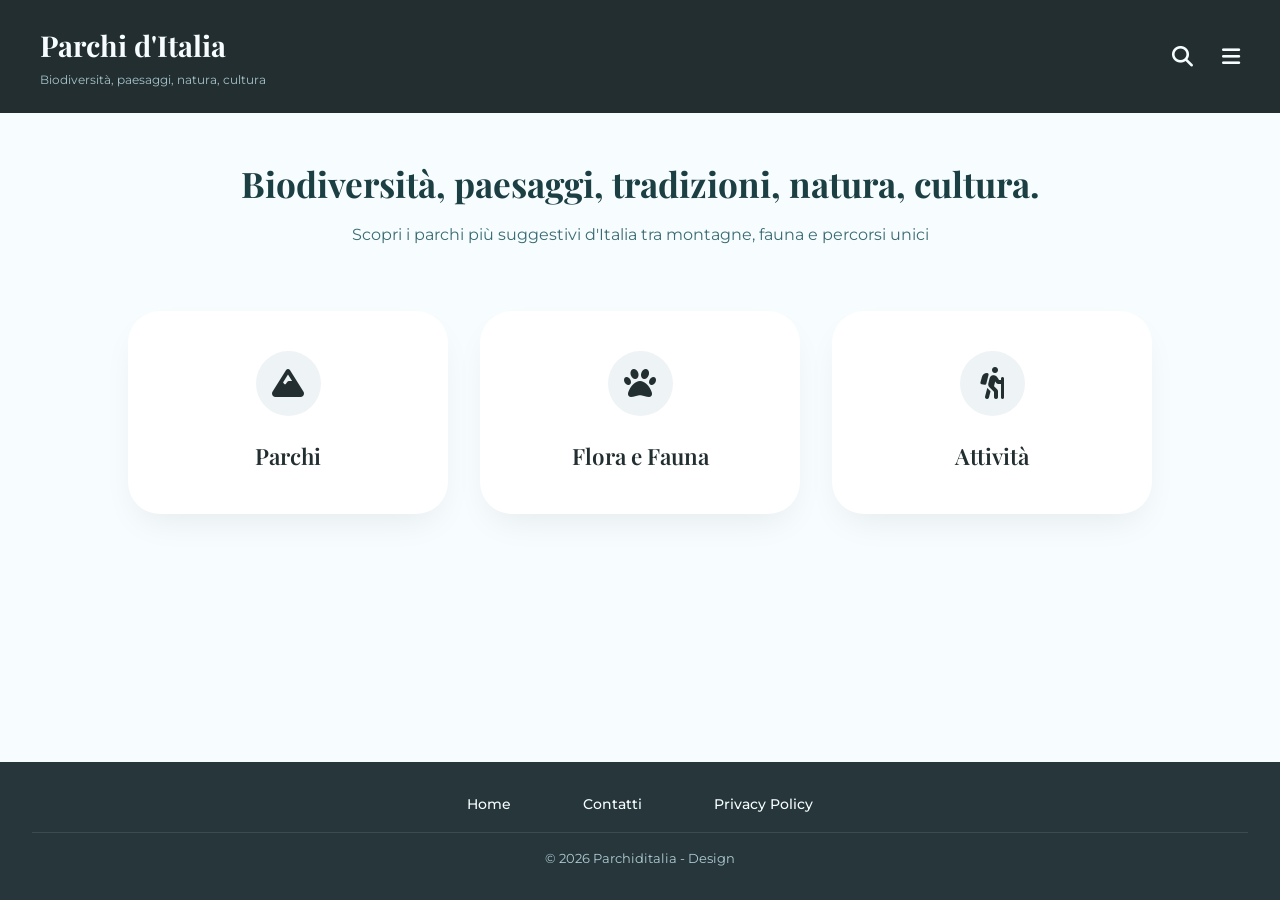
<file: index.html>
<!DOCTYPE html>
<html lang="it">
<head>
    <meta name="viewport" content="width=device-width, initial-scale=1.0">
    <meta charset="UTF-8">
    <meta name="viewport" content="width=device-width, initial-scale=1.0">
    <title>Parchi d'Italia | Home</title>
    
    <link rel="preconnect" href="https://fonts.googleapis.com">
    <link rel="preconnect" href="https://fonts.gstatic.com" crossorigin>
    <link href="https://fonts.googleapis.com/css2?family=Playfair+Display:wght@400;500;600;700;800;900&family=Montserrat:wght@300;400;500;600;700&display=swap" rel="stylesheet">
    <link rel="stylesheet" href="Style (1).CSS">

    <!-- Aggiunto il CDN di Font Awesome per far apparire le icone -->
    <link rel="stylesheet" href="https://cdnjs.cloudflare.com/ajax/libs/font-awesome/6.4.0/css/all.min.css">

    <style>
        /* Reset e Stili Base */
        * { margin: 0; padding: 0; box-sizing: border-box; }
        body {
            font-family: 'Montserrat', sans-serif;
            background-color: #F7FDFF;
            color: #1e2a2e;
            line-height: 1.5;
            min-height: 100vh;
            display: flex;
            flex-direction: column;
        }

        /* Header */
        .site-header {
            background-color: #222E30;
            padding: 1.5rem 2.5rem;
            display: flex;
            justify-content: space-between;
            align-items: center;
        }
        .logo h1 {
            font-family: 'Playfair Display', serif;
            color: #F7FDFF;
            font-size: 1.8rem;
            font-weight: 700;
        }
        .logo p { color: #a8c4cb; font-size: 0.75rem; margin-top: 4px; }
        .header-icons { display: flex; gap: 1.8rem; color: #F7FDFF; font-size: 1.3rem; }

        /* Hero Section */
        .hero {
            background-color: #F7FDFF;
            padding: 3rem 2rem 1rem 2rem;
            text-align: center;
        }
        .hero h2 {
            font-family: 'Playfair Display', serif;
            font-size: 2.2rem;
            color: #1c3f44;
            max-width: 800px;
            margin: 0 auto 1rem auto;
        }

        /* Cards Container */
        .cards-container {
            display: flex;
            flex-wrap: wrap;
            justify-content: center;
            gap: 2rem;
            padding: 3rem 2rem 4rem 2rem;
            max-width: 1200px;
            margin: 0 auto;
        }
        .card-icona {
            flex: 1;
            min-width: 250px;
            background: white;
            border-radius: 2rem;
            padding: 2.5rem 1.5rem;
            text-align: center;
            box-shadow: 0 15px 35px -10px rgba(0, 0, 0, 0.08);
            transition: all 0.3s ease;
            text-decoration: none;
        }
        .card-icona:hover {
            transform: translateY(-8px);
            box-shadow: 0 25px 40px -12px rgba(0, 0, 0, 0.15);
        }
        
        /* Stili modificati per le icone piccole */
        .card-icona i {
            font-size: 2rem;       /* Icona più piccola */
            color: #222E30;
            background: #eef3f5;
            width: 65px;           /* Cerchio più piccolo */
            height: 65px;
            line-height: 65px;     /* Centra l'icona verticalmente */
            border-radius: 50%;
            margin-bottom: 1rem;
            display: inline-block;
        }
        
        /* Forza il colore scuro del link anche se visitato */
        .card-icona a, 
        .card-icona a:visited {
            display: block;
            font-family: 'Playfair Display', serif;
            font-size: 1.4rem;
            font-weight: 600;
            text-decoration: none;
            color: #222E30;
        }
        .card-icona a:hover {
            color: #1c3f44; /* Leggero cambio colore al passaggio del mouse */
        }

        /* Footer */
        .site-footer {
            background-color: #26363A;
            padding: 2rem;
            margin-top: auto;
            text-align: center;
        }
        .footer-nav { margin-bottom: 1rem; }
        .footer-nav a { color: #F7FDFF; text-decoration: none; margin: 0 1rem; font-size: 0.9rem; }
        .copyright { color: #b0ccd3; font-size: 0.8rem; border-top: 1px solid rgba(247,253,255,0.1); padding-top: 1rem; }

        @media (max-width: 768px) {
            .cards-container { flex-direction: column; align-items: center; }
            .card-icona { width: 100%; }
        }
    </style>
</head>
<body>

    <header class="site-header">
        <div class="logo">
            <h1>Parchi d'Italia</h1>
            <p>Biodiversità, paesaggi, natura, cultura</p>
        </div>
        <div class="header-icons">
            <i class="fas fa-search"></i>
            <i class="fas fa-bars"></i>
        </div>
    </header>

    <main>
        <div class="hero">
            <h2>Biodiversità, paesaggi, tradizioni, natura, cultura.</h2>
            <p>Scopri i parchi più suggestivi d'Italia tra montagne, fauna e percorsi unici</p>
        </div>

        <div class="cards-container">
            <div class="card-icona">
                <i class="fas fa-mountain"></i>
                <a href="parchi.html">Parchi</a>
            </div>
            
            <div class="card-icona">
                <i class="fas fa-paw"></i>
                <a href="Flora e Fauna.html">Flora e Fauna</a>
            </div>
            
            <div class="card-icona">
                <i class="fas fa-hiking"></i>
                <a href="Attivita.html">Attività</a>
            </div>
        </div>
    </main>

    <footer class="site-footer">
        <div class="footer-nav">
            <a href="index.html">Home</a>
            <a href="#">Contatti</a>
            <a href="#">Privacy Policy</a>
        </div>
        <div class="copyright">© 2026 Parchiditalia - Design</div>
    </footer>

</body>
</html>
</file>
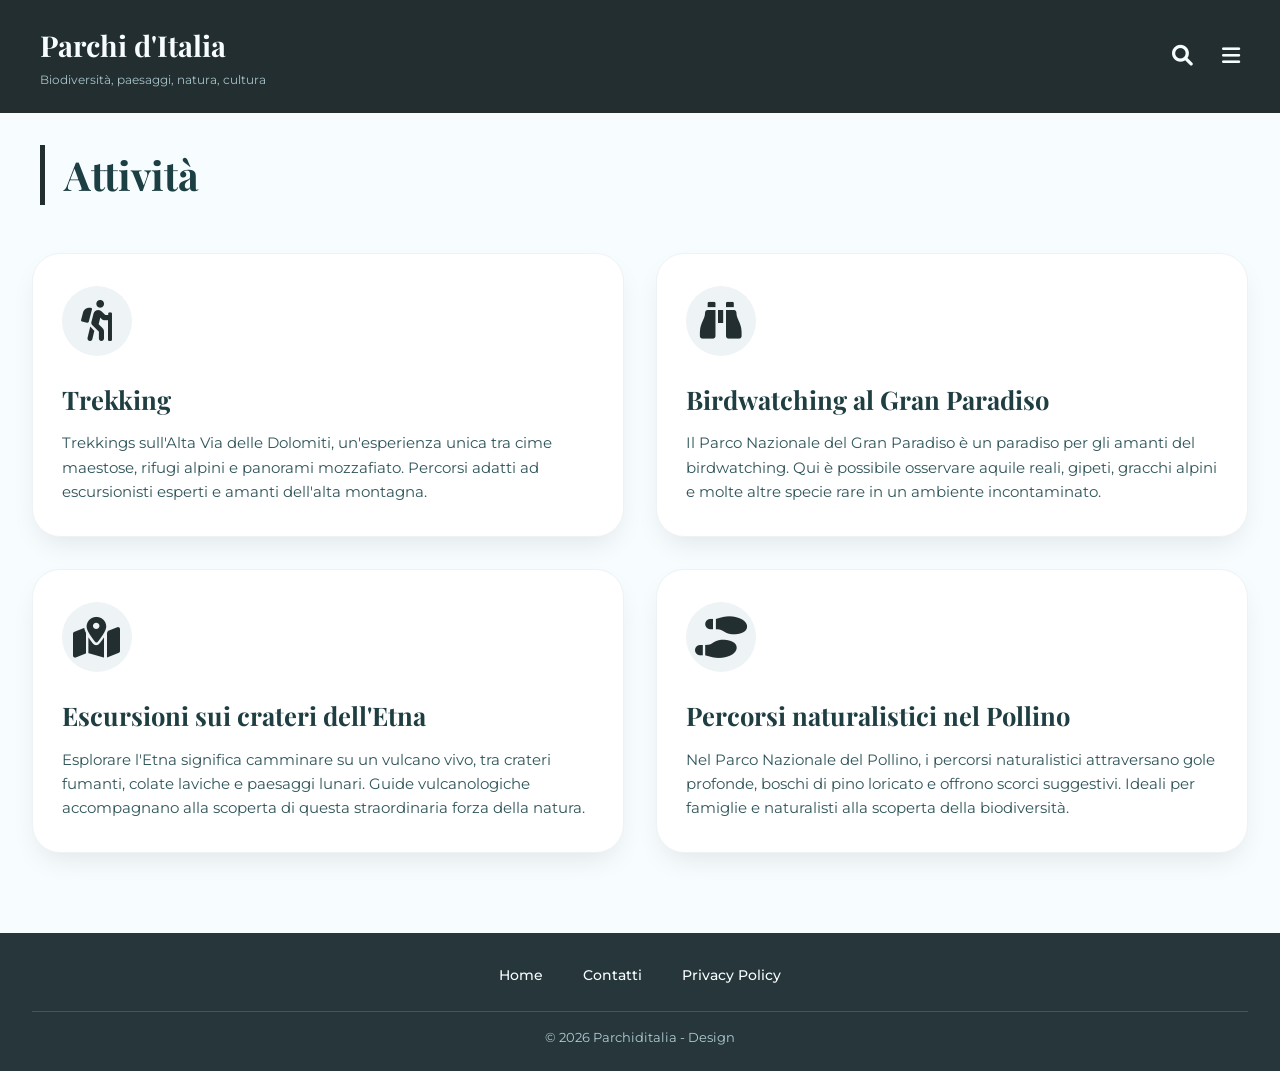
<file: Attivita (1).html>
<!DOCTYPE html>
<html lang="it">
<head>
    <meta charset="UTF-8">
    <meta name="viewport" content="width=device-width, initial-scale=1.0">
    <title>Parchi d'Italia | Attività</title>
    <link rel="preconnect" href="https://fonts.googleapis.com">
    <link rel="preconnect" href="https://fonts.gstatic.com" crossorigin>
    <link href="https://fonts.googleapis.com/css2?family=Playfair+Display:wght@400;500;600;700;800;900&family=Montserrat:wght@300;400;500;600;700&display=swap" rel="stylesheet">
    <link rel="stylesheet" href="https://cdnjs.cloudflare.com/ajax/libs/font-awesome/6.0.0-beta3/css/all.min.css">
    <style>
        * {
            margin: 0;
            padding: 0;
            box-sizing: border-box;
        }

        body {
            font-family: 'Montserrat', sans-serif;
            background-color: #F7FDFF;
            color: #1e2a2e;
            line-height: 1.5;
            min-height: 100vh;
            display: flex;
            flex-direction: column;
        }

        /* Header identico alla Home */
        .site-header {
            background-color: #222E30;
            padding: 1.5rem 2.5rem;
            display: flex;
            justify-content: space-between;
            align-items: center;
            flex-wrap: wrap;
            gap: 1rem;
        }

        .logo h1 {
            font-family: 'Playfair Display', serif;
            color: #F7FDFF;
            font-size: 1.8rem;
            font-weight: 700;
        }

        .logo p {
            color: #a8c4cb;
            font-size: 0.75rem;
            margin-top: 4px;
        }

        .header-icons {
            display: flex;
            gap: 1.8rem;
            align-items: center;
        }

        .header-icons i {
            color: #F7FDFF;
            font-size: 1.3rem;
            cursor: default;
        }

        /* Titolo pagina */
        .page-title {
            background-color: #F7FDFF;
            padding: 2rem 2.5rem 1rem 2.5rem;
        }

        .page-title h1 {
            font-family: 'Playfair Display', serif;
            font-size: 2.5rem;
            font-weight: 700;
            color: #1c3f44;
            border-left: 5px solid #222E30;
            padding-left: 1.2rem;
        }

        /* GRIGLIA CSS GRID 2x2 su desktop, 1 colonna su mobile */
        .grid-attivita {
            display: grid;
            grid-template-columns: repeat(2, 1fr);
            gap: 2rem;
            max-width: 1300px;
            margin: 2rem auto;
            padding: 0 2rem 3rem 2rem;
        }

        /* Card con stessa altezza, ombra, bordi arrotondati */
        .card {
            background: white;
            border-radius: 28px;
            box-shadow: 0 12px 28px -8px rgba(0, 0, 0, 0.1);
            padding: 2rem 1.8rem;
            transition: transform 0.25s ease, box-shadow 0.25s ease;
            display: flex;
            flex-direction: column;
            height: 100%;
            border: 1px solid #eef2f4;
        }

        .card:hover {
            transform: translateY(-5px);
            box-shadow: 0 20px 35px -12px rgba(0, 0, 0, 0.15);
        }

        .card-icon {
            font-size: 2.6rem;
            color: #222E30;
            background: #eef3f5;
            width: 70px;
            height: 70px;
            display: flex;
            align-items: center;
            justify-content: center;
            border-radius: 35px;
            margin-bottom: 1.5rem;
        }

        .card h3 {
            font-family: 'Playfair Display', serif;
            font-size: 1.6rem;
            font-weight: 700;
            color: #1f3e42;
            margin-bottom: 0.8rem;
        }

        .card p {
            color: #2f555a;
            line-height: 1.6;
            font-size: 0.95rem;
            flex-grow: 1;
        }

        /* Footer identico alla Home */
        .site-footer {
            background-color: #26363A;
            padding: 2rem 2rem 1.5rem;
            margin-top: auto;
        }

        .footer-nav {
            display: flex;
            justify-content: center;
            gap: 2.5rem;
            flex-wrap: wrap;
            margin-bottom: 1.5rem;
        }

        .footer-nav a {
            color: #F7FDFF;
            text-decoration: none;
            font-weight: 500;
            font-size: 0.9rem;
        }

        .footer-nav a:hover {
            text-decoration: underline;
            opacity: 0.8;
        }

        .copyright {
            text-align: center;
            color: #b0ccd3;
            font-size: 0.8rem;
            padding-top: 1rem;
            border-top: 1px solid rgba(247, 253, 255, 0.15);
        }

        /* Responsive: da 2 colonne a 1 colonna su tablet e mobile */
        @media (max-width: 800px) {
            .grid-attivita {
                grid-template-columns: 1fr;
                max-width: 550px;
                gap: 1.8rem;
            }
            .site-header {
                flex-direction: column;
                text-align: center;
            }
            .page-title h1 {
                font-size: 2rem;
            }
            .card h3 {
                font-size: 1.4rem;
            }
        }

        @media (max-width: 480px) {
            .grid-attivita {
                padding: 0 1.2rem 2rem 1.2rem;
            }
            .card {
                padding: 1.5rem;
            }
        }
    </style>
</head>
<body>

    <!-- HEADER (coerente con la Home) -->
    <header class="site-header">
        <div class="logo">
            <h1>Parchi d'Italia</h1>
            <p>Biodiversità, paesaggi, natura, cultura</p>
        </div>
        <div class="header-icons">
            <i class="fas fa-search"></i>
            <i class="fas fa-bars"></i>
        </div>
    </header>

    <!-- TITOLO PAGINA ATTIVITÀ -->
    <div class="page-title">
        <h1>Attività</h1>
    </div>

    <!-- GRIGLIA 4 CARD (CSS GRID) -->
    <div class="grid-attivita">
        
        <!-- Card 1: Trekking -->
        <div class="card">
            <div class="card-icon">
                <i class="fas fa-person-hiking"></i>
            </div>
            <h3>Trekking</h3>
            <p>Trekkings sull'Alta Via delle Dolomiti, un'esperienza unica tra cime maestose, rifugi alpini e panorami mozzafiato. Percorsi adatti ad escursionisti esperti e amanti dell'alta montagna.</p>
        </div>

        <!-- Card 2: Birdwatching al Gran Paradiso -->
        <div class="card">
            <div class="card-icon">
                <i class="fas fa-binoculars"></i>
            </div>
            <h3>Birdwatching al Gran Paradiso</h3>
            <p>Il Parco Nazionale del Gran Paradiso è un paradiso per gli amanti del birdwatching. Qui è possibile osservare aquile reali, gipeti, gracchi alpini e molte altre specie rare in un ambiente incontaminato.</p>
        </div>

        <!-- Card 3: Escursioni sui crateri dell'Etna -->
        <div class="card">
            <div class="card-icon">
                <i class="fas fa-map-marked-alt"></i>
            </div>
            <h3>Escursioni sui crateri dell'Etna</h3>
            <p>Esplorare l'Etna significa camminare su un vulcano vivo, tra crateri fumanti, colate laviche e paesaggi lunari. Guide vulcanologiche accompagnano alla scoperta di questa straordinaria forza della natura.</p>
        </div>

        <!-- Card 4: Percorsi naturalistici nel Pollino -->
        <div class="card">
            <div class="card-icon">
                <i class="fas fa-shoe-prints"></i>
            </div>
            <h3>Percorsi naturalistici nel Pollino</h3>
            <p>Nel Parco Nazionale del Pollino, i percorsi naturalistici attraversano gole profonde, boschi di pino loricato e offrono scorci suggestivi. Ideali per famiglie e naturalisti alla scoperta della biodiversità.</p>
        </div>
    </div>

    <!-- FOOTER (identico alla Home) -->
    <footer class="site-footer">
        <div class="footer-nav">
            <a href="index.html">Home</a>
            <a href="#">Contatti</a>
            <a href="#">Privacy Policy</a>
        </div>
        <div class="copyright">
            © 2026 Parchiditalia - Design
        </div>
    </footer>

</body>
</html>
</file>
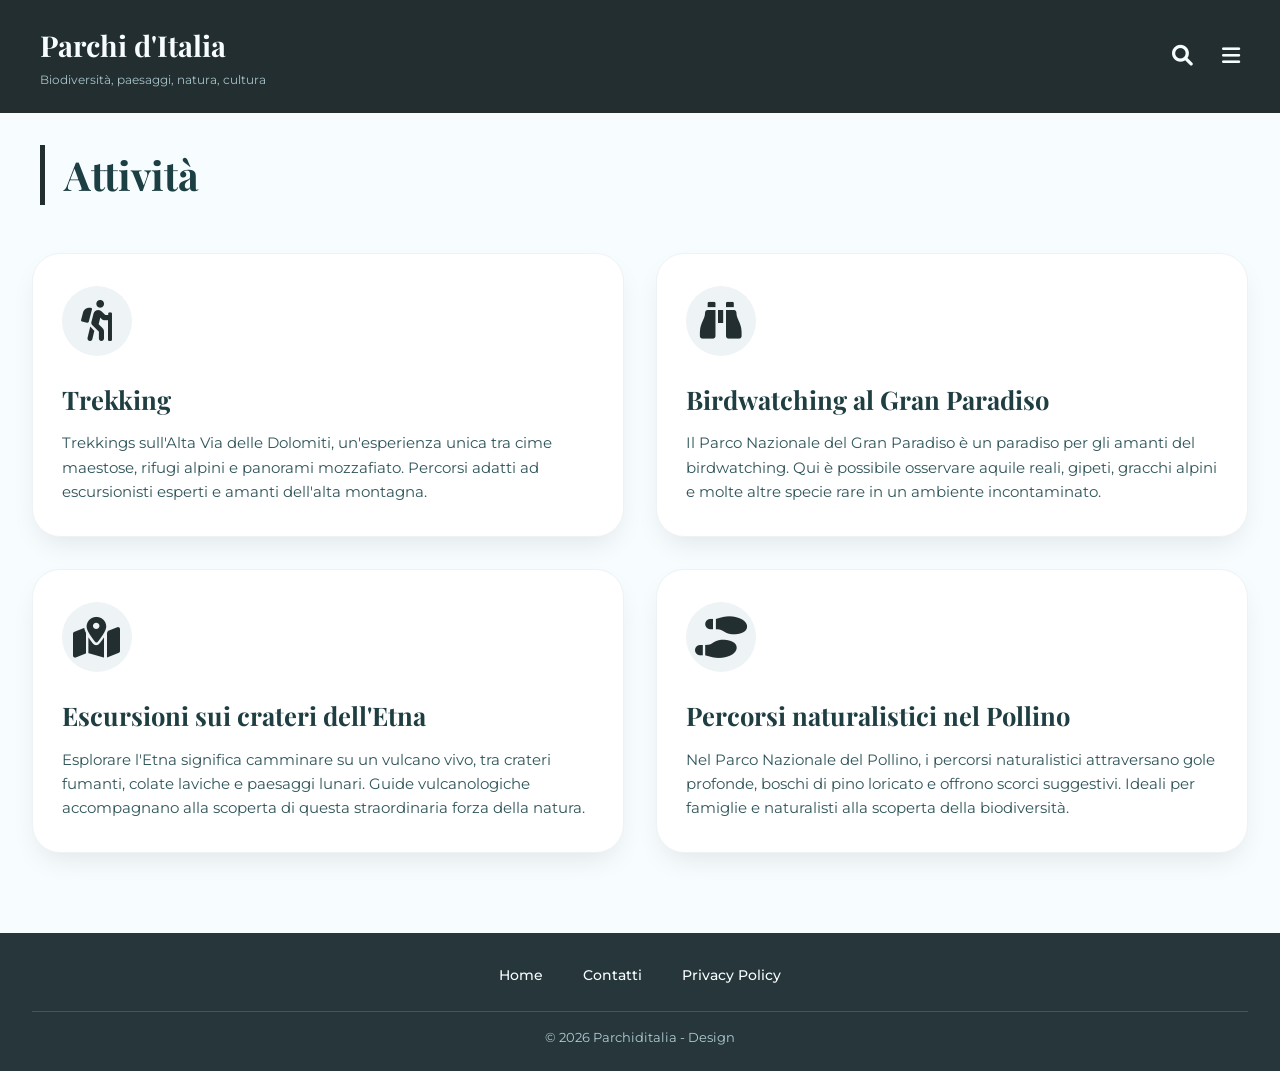
<file: Attivita.html>
<!DOCTYPE html>
<html lang="it">
<head>
    <meta name="viewport" content="width=device-width, initial-scale=1.0">
    <meta charset="UTF-8">
    <meta name="viewport" content="width=device-width, initial-scale=1.0">
    <title>Parchi d'Italia | Attività</title>
    <link rel="preconnect" href="https://fonts.googleapis.com">
    <link rel="preconnect" href="https://fonts.gstatic.com" crossorigin>
    <link href="https://fonts.googleapis.com/css2?family=Playfair+Display:wght@400;500;600;700;800;900&family=Montserrat:wght@300;400;500;600;700&display=swap" rel="stylesheet">
    <link rel="stylesheet" href="https://cdnjs.cloudflare.com/ajax/libs/font-awesome/6.0.0-beta3/css/all.min.css">
    <style>
        * {
            margin: 0;
            padding: 0;
            box-sizing: border-box;
        }

        body {
            font-family: 'Montserrat', sans-serif;
            background-color: #F7FDFF;
            color: #1e2a2e;
            line-height: 1.5;
            min-height: 100vh;
            display: flex;
            flex-direction: column;
        }

        /* Header identico alla Home */
        .site-header {
            background-color: #222E30;
            padding: 1.5rem 2.5rem;
            display: flex;
            justify-content: space-between;
            align-items: center;
            flex-wrap: wrap;
            gap: 1rem;
        }

        .logo h1 {
            font-family: 'Playfair Display', serif;
            color: #F7FDFF;
            font-size: 1.8rem;
            font-weight: 700;
        }

        .logo p {
            color: #a8c4cb;
            font-size: 0.75rem;
            margin-top: 4px;
        }

        .header-icons {
            display: flex;
            gap: 1.8rem;
            align-items: center;
        }

        .header-icons i {
            color: #F7FDFF;
            font-size: 1.3rem;
            cursor: default;
        }

        /* Titolo pagina */
        .page-title {
            background-color: #F7FDFF;
            padding: 2rem 2.5rem 1rem 2.5rem;
        }

        .page-title h1 {
            font-family: 'Playfair Display', serif;
            font-size: 2.5rem;
            font-weight: 700;
            color: #1c3f44;
            border-left: 5px solid #222E30;
            padding-left: 1.2rem;
        }

        /* GRIGLIA CSS GRID 2x2 su desktop, 1 colonna su mobile */
        .grid-attivita {
            display: grid;
            grid-template-columns: repeat(2, 1fr);
            gap: 2rem;
            max-width: 1300px;
            margin: 2rem auto;
            padding: 0 2rem 3rem 2rem;
        }

        /* Card con stessa altezza, ombra, bordi arrotondati */
        .card {
            background: white;
            border-radius: 28px;
            box-shadow: 0 12px 28px -8px rgba(0, 0, 0, 0.1);
            padding: 2rem 1.8rem;
            transition: transform 0.25s ease, box-shadow 0.25s ease;
            display: flex;
            flex-direction: column;
            height: 100%;
            border: 1px solid #eef2f4;
        }

        .card:hover {
            transform: translateY(-5px);
            box-shadow: 0 20px 35px -12px rgba(0, 0, 0, 0.15);
        }

        .card-icon {
            font-size: 2.6rem;
            color: #222E30;
            background: #eef3f5;
            width: 70px;
            height: 70px;
            display: flex;
            align-items: center;
            justify-content: center;
            border-radius: 35px;
            margin-bottom: 1.5rem;
        }

        .card h3 {
            font-family: 'Playfair Display', serif;
            font-size: 1.6rem;
            font-weight: 700;
            color: #1f3e42;
            margin-bottom: 0.8rem;
        }

        .card p {
            color: #2f555a;
            line-height: 1.6;
            font-size: 0.95rem;
            flex-grow: 1;
        }

        /* Footer identico alla Home */
        .site-footer {
            background-color: #26363A;
            padding: 2rem 2rem 1.5rem;
            margin-top: auto;
        }

        .footer-nav {
            display: flex;
            justify-content: center;
            gap: 2.5rem;
            flex-wrap: wrap;
            margin-bottom: 1.5rem;
        }

        .footer-nav a {
            color: #F7FDFF;
            text-decoration: none;
            font-weight: 500;
            font-size: 0.9rem;
        }

        .footer-nav a:hover {
            text-decoration: underline;
            opacity: 0.8;
        }

        .copyright {
            text-align: center;
            color: #b0ccd3;
            font-size: 0.8rem;
            padding-top: 1rem;
            border-top: 1px solid rgba(247, 253, 255, 0.15);
        }

        /* Responsive: da 2 colonne a 1 colonna su tablet e mobile */
        @media (max-width: 800px) {
            .grid-attivita {
                grid-template-columns: 1fr;
                max-width: 550px;
                gap: 1.8rem;
            }
            .site-header {
                flex-direction: column;
                text-align: center;
            }
            .page-title h1 {
                font-size: 2rem;
            }
            .card h3 {
                font-size: 1.4rem;
            }
        }

        @media (max-width: 480px) {
            .grid-attivita {
                padding: 0 1.2rem 2rem 1.2rem;
            }
            .card {
                padding: 1.5rem;
            }
        }
    </style>
</head>
<body>

    <!-- HEADER (coerente con la Home) -->
    <header class="site-header">
        <div class="logo">
            <h1>Parchi d'Italia</h1>
            <p>Biodiversità, paesaggi, natura, cultura</p>
        </div>
        <div class="header-icons">
            <i class="fas fa-search"></i>
            <i class="fas fa-bars"></i>
        </div>
    </header>

    <!-- TITOLO PAGINA ATTIVITÀ -->
    <div class="page-title">
        <h1>Attività</h1>
    </div>

    <!-- GRIGLIA 4 CARD (CSS GRID) -->
    <div class="grid-attivita">
        
        <!-- Card 1: Trekking -->
        <div class="card">
            <div class="card-icon">
                <i class="fas fa-person-hiking"></i>
            </div>
            <h3>Trekking</h3>
            <p>Trekkings sull'Alta Via delle Dolomiti, un'esperienza unica tra cime maestose, rifugi alpini e panorami mozzafiato. Percorsi adatti ad escursionisti esperti e amanti dell'alta montagna.</p>
        </div>

        <!-- Card 2: Birdwatching al Gran Paradiso -->
        <div class="card">
            <div class="card-icon">
                <i class="fas fa-binoculars"></i>
            </div>
            <h3>Birdwatching al Gran Paradiso</h3>
            <p>Il Parco Nazionale del Gran Paradiso è un paradiso per gli amanti del birdwatching. Qui è possibile osservare aquile reali, gipeti, gracchi alpini e molte altre specie rare in un ambiente incontaminato.</p>
        </div>

        <!-- Card 3: Escursioni sui crateri dell'Etna -->
        <div class="card">
            <div class="card-icon">
                <i class="fas fa-map-marked-alt"></i>
            </div>
            <h3>Escursioni sui crateri dell'Etna</h3>
            <p>Esplorare l'Etna significa camminare su un vulcano vivo, tra crateri fumanti, colate laviche e paesaggi lunari. Guide vulcanologiche accompagnano alla scoperta di questa straordinaria forza della natura.</p>
        </div>

        <!-- Card 4: Percorsi naturalistici nel Pollino -->
        <div class="card">
            <div class="card-icon">
                <i class="fas fa-shoe-prints"></i>
            </div>
            <h3>Percorsi naturalistici nel Pollino</h3>
            <p>Nel Parco Nazionale del Pollino, i percorsi naturalistici attraversano gole profonde, boschi di pino loricato e offrono scorci suggestivi. Ideali per famiglie e naturalisti alla scoperta della biodiversità.</p>
        </div>
    </div>

    <!-- FOOTER (identico alla Home) -->
    <footer class="site-footer">
        <div class="footer-nav">
            <a href="index.html">Home</a>
            <a href="#">Contatti</a>
            <a href="#">Privacy Policy</a>
        </div>
        <div class="copyright">
            © 2026 Parchiditalia - Design
        </div>
    </footer>

</body>
</html>
</file>
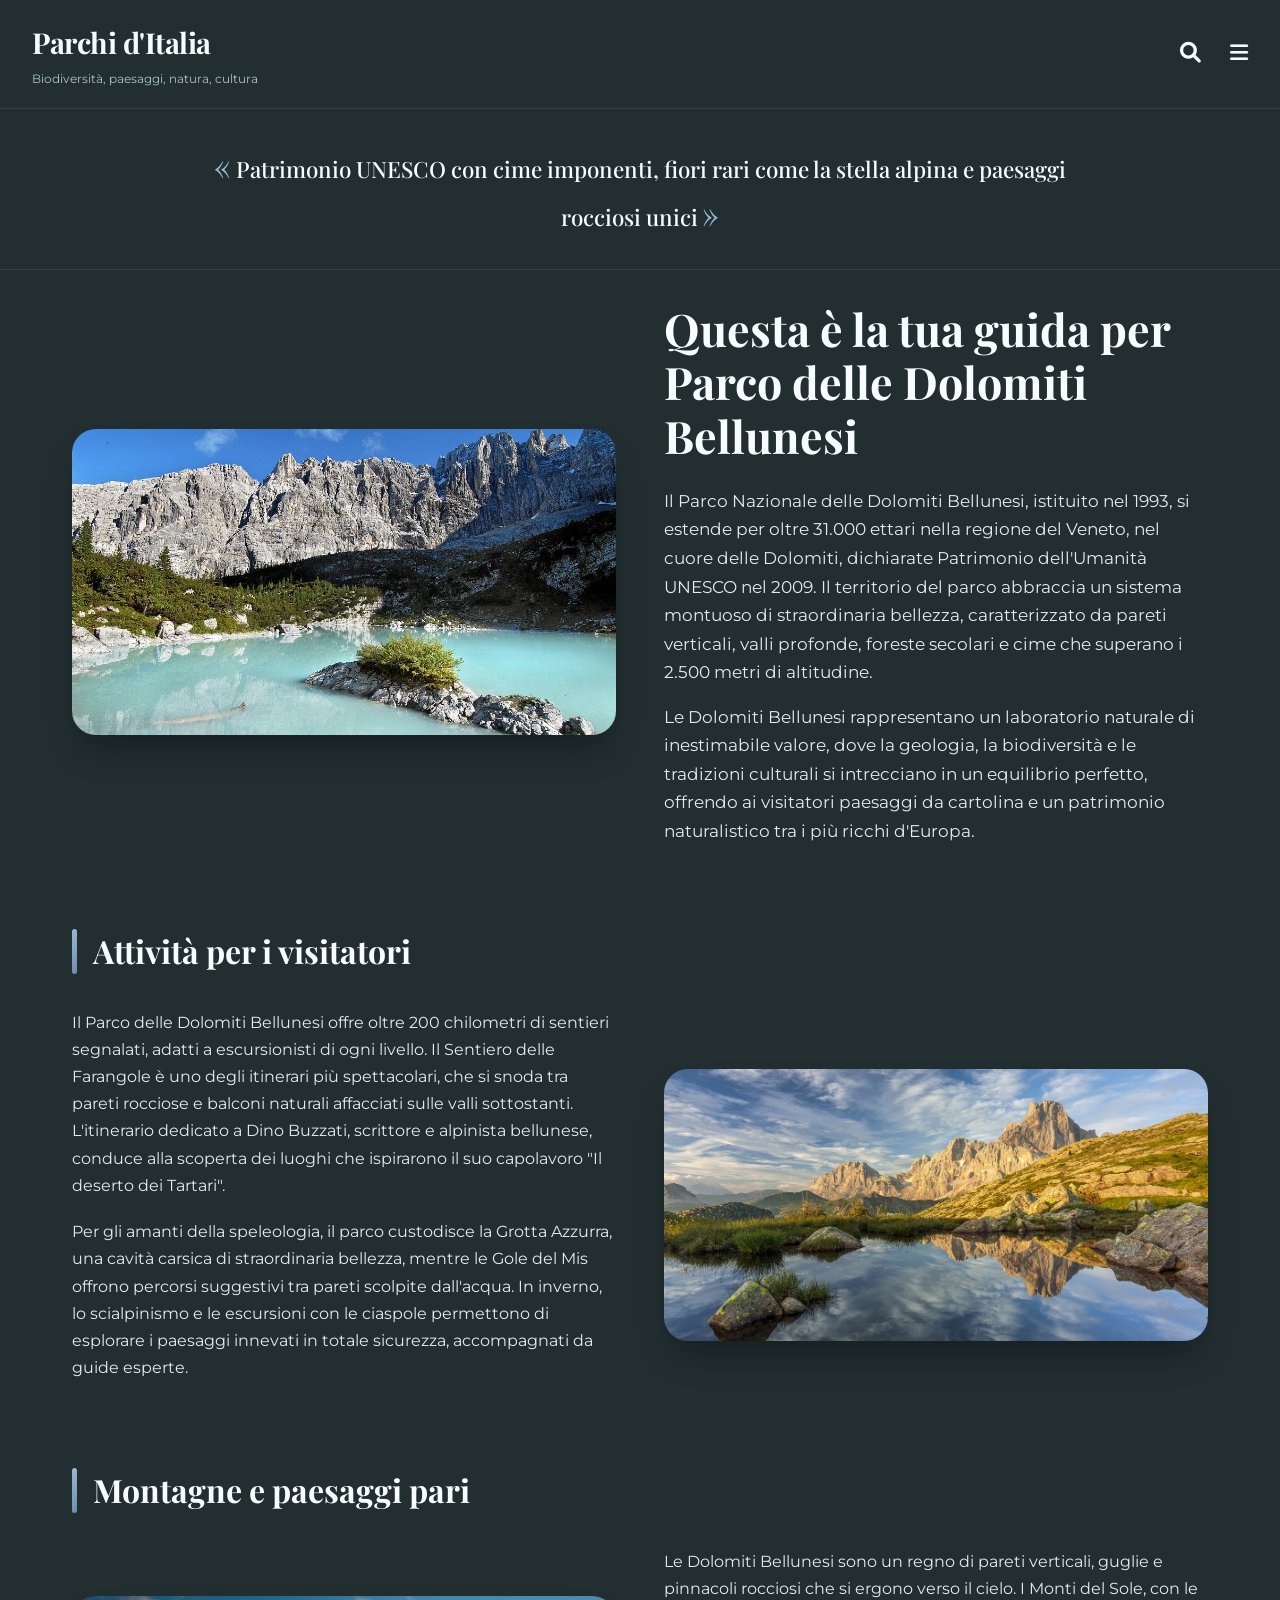
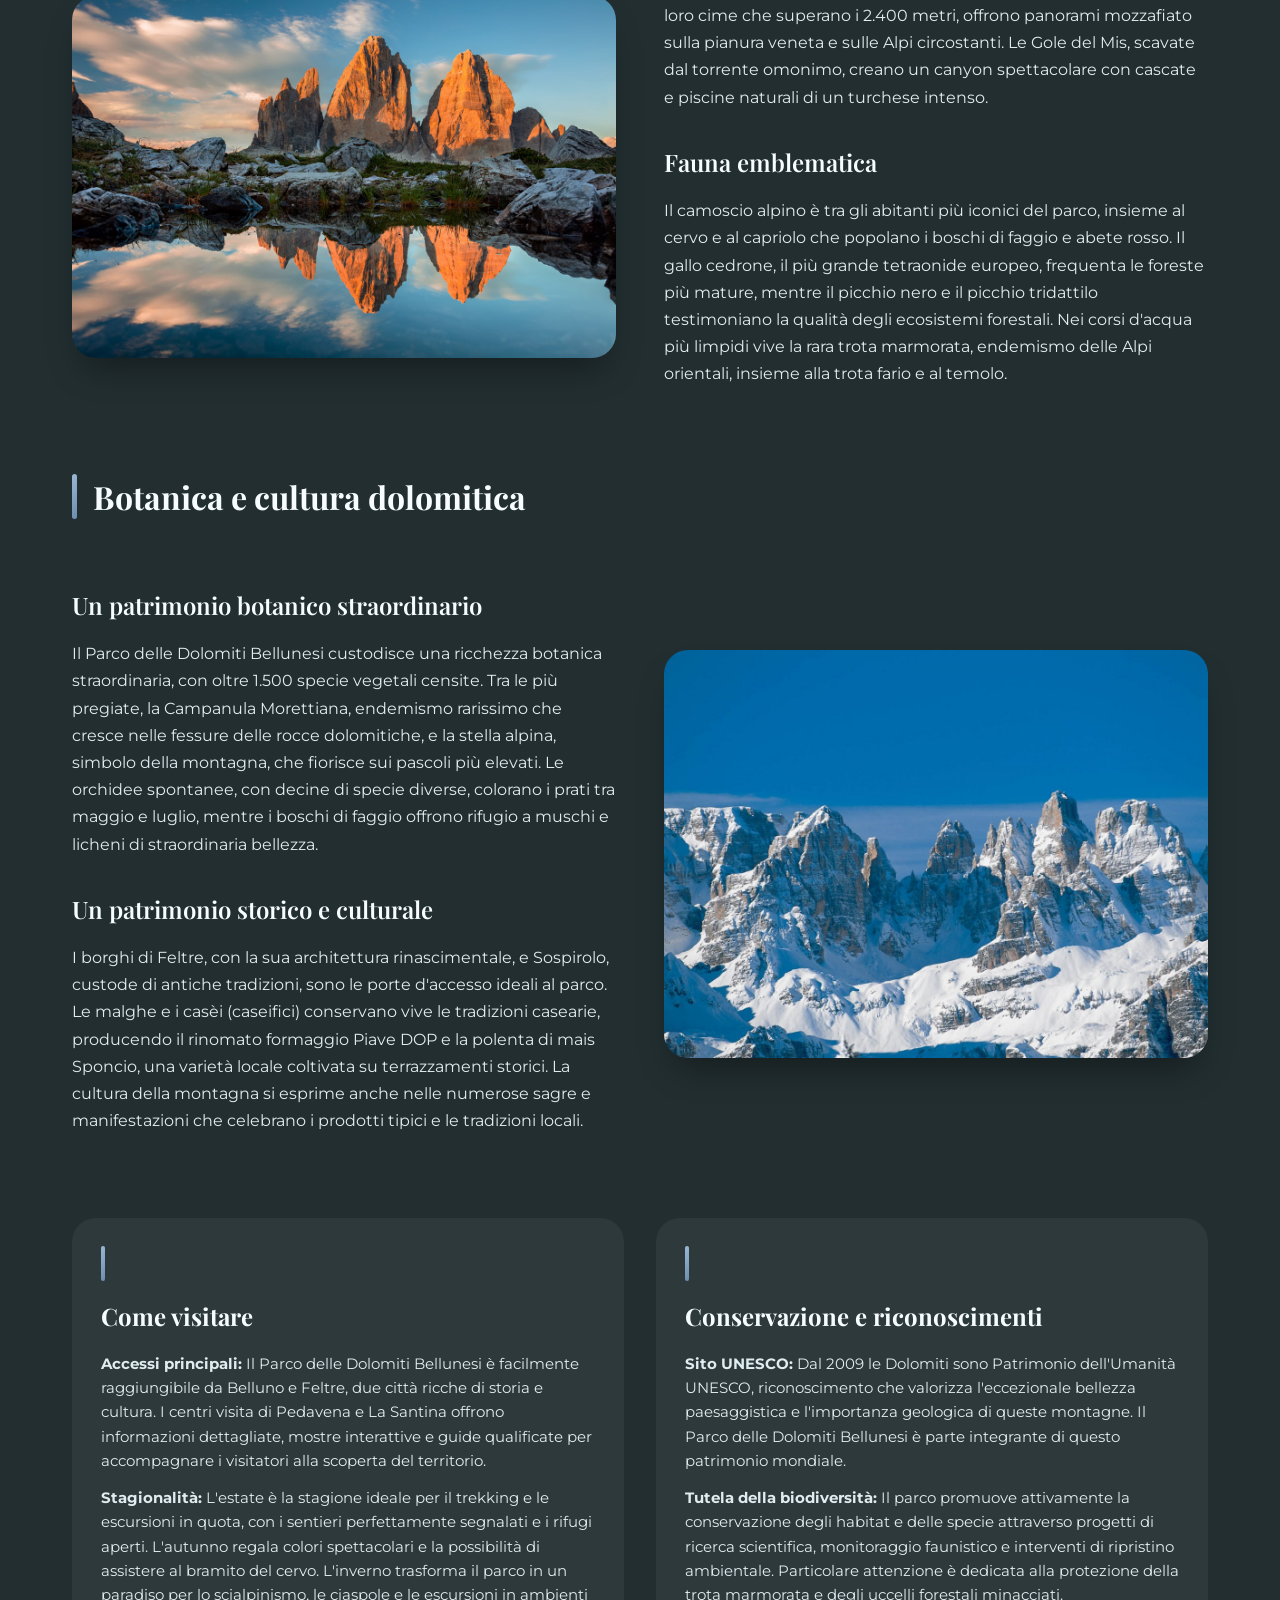
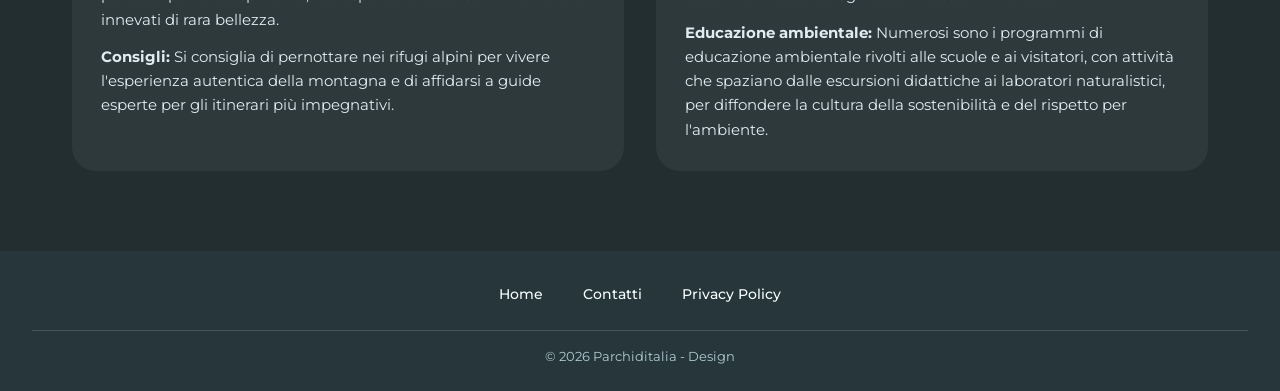
<file: DOLOMITI.html>
<!DOCTYPE html>
<html lang="it">
<head>
    <meta name="viewport" content="width=device-width, initial-scale=1.0">
    <meta charset="UTF-8">
    <meta name="viewport" content="width=device-width, initial-scale=1.0">
    <title>Parchi d'Italia | Parco delle Dolomiti Bellunesi</title>
    <link rel="preconnect" href="https://fonts.googleapis.com">
    <link rel="preconnect" href="https://fonts.gstatic.com" crossorigin>
    <link href="https://fonts.googleapis.com/css2?family=Playfair+Display:wght@400;500;600;700;800;900&family=Montserrat:wght@300;400;500;600;700&display=swap" rel="stylesheet">
    <link rel="stylesheet" href="https://cdnjs.cloudflare.com/ajax/libs/font-awesome/6.0.0-beta3/css/all.min.css">
    <link rel="stylesheet" href="Style (1).CSS">
</head>
<body class="dolomiti-page">

    <!-- Header con sfondo scuro (#222E30) -->
    <header class="site-header-dolomiti">
        <div class="logo">
            <h1>Parchi d'Italia</h1>
            <p>Biodiversità, paesaggi, natura, cultura</p>
        </div>
        <div class="header-icons">
            <i class="fas fa-search"></i>
            <i class="fas fa-bars"></i>
        </div>
    </header>

    <!-- Citazione in evidenza -->
    <div class="dolomiti-quote">
        <blockquote>Patrimonio UNESCO con cime imponenti, fiori rari come la stella alpina e paesaggi rocciosi unici</blockquote>
    </div>

    <!-- Container principale contenuto -->
    <div class="dolomiti-container">

        <!-- Hero Section: Immagine a sinistra (vette dolomitiche), testo a destra -->
        <div class="dolomiti-hero">
            <div class="dolomiti-hero-image">
                <img src="DO 2.jpg" alt="Vette delle Dolomiti Bellunesi">
            </div>
            <div class="dolomiti-hero-content">
                <h1>Questa è la tua guida per Parco delle Dolomiti Bellunesi</h1>
                <p>Il Parco Nazionale delle Dolomiti Bellunesi, istituito nel 1993, si estende per oltre 31.000 ettari nella regione del Veneto, nel cuore delle Dolomiti, dichiarate Patrimonio dell'Umanità UNESCO nel 2009. Il territorio del parco abbraccia un sistema montuoso di straordinaria bellezza, caratterizzato da pareti verticali, valli profonde, foreste secolari e cime che superano i 2.500 metri di altitudine.</p>
                <p>Le Dolomiti Bellunesi rappresentano un laboratorio naturale di inestimabile valore, dove la geologia, la biodiversità e le tradizioni culturali si intrecciano in un equilibrio perfetto, offrendo ai visitatori paesaggi da cartolina e un patrimonio naturalistico tra i più ricchi d'Europa.</p>
            </div>
        </div>

        <!-- Sezione "Attività per i visitatori" con bordo laterale e immagine -->
        <div class="dolomiti-section">
            <div class="dolomiti-border-title">
                <div class="dolomiti-border-decoration"></div>
                <h2>Attività per i visitatori</h2>
            </div>
            <div class="dolomiti-layout-row">
                <div class="dolomiti-text">
                    <p>Il Parco delle Dolomiti Bellunesi offre oltre 200 chilometri di sentieri segnalati, adatti a escursionisti di ogni livello. Il Sentiero delle Farangole è uno degli itinerari più spettacolari, che si snoda tra pareti rocciose e balconi naturali affacciati sulle valli sottostanti. L'itinerario dedicato a Dino Buzzati, scrittore e alpinista bellunese, conduce alla scoperta dei luoghi che ispirarono il suo capolavoro "Il deserto dei Tartari".</p>
                    <p>Per gli amanti della speleologia, il parco custodisce la Grotta Azzurra, una cavità carsica di straordinaria bellezza, mentre le Gole del Mis offrono percorsi suggestivi tra pareti scolpite dall'acqua. In inverno, lo scialpinismo e le escursioni con le ciaspole permettono di esplorare i paesaggi innevati in totale sicurezza, accompagnati da guide esperte.</p>
                </div>
                <div class="dolomiti-image">
                    <img src="dolomi.jpg" alt="Sentiero nelle Dolomiti Bellunesi">
                </div>
            </div>
        </div>

        <!-- Sezione "Montagne e Paesaggi" & "Fauna" -->
        <div class="dolomiti-section">
            <div class="dolomiti-border-title">
                <div class="dolomiti-border-decoration"></div>
                <h2>Montagne e paesaggi pari</h2>
            </div>
            <div class="dolomiti-layout-row reverse">
                <div class="dolomiti-text">
                    <p>Le Dolomiti Bellunesi sono un regno di pareti verticali, guglie e pinnacoli rocciosi che si ergono verso il cielo. I Monti del Sole, con le loro cime che superano i 2.400 metri, offrono panorami mozzafiato sulla pianura veneta e sulle Alpi circostanti. Le Gole del Mis, scavate dal torrente omonimo, creano un canyon spettacolare con cascate e piscine naturali di un turchese intenso.</p>
                    
                    <div class="dolomiti-subsection">
                        <h3>Fauna emblematica</h3>
                        <p>Il camoscio alpino è tra gli abitanti più iconici del parco, insieme al cervo e al capriolo che popolano i boschi di faggio e abete rosso. Il gallo cedrone, il più grande tetraonide europeo, frequenta le foreste più mature, mentre il picchio nero e il picchio tridattilo testimoniano la qualità degli ecosistemi forestali. Nei corsi d'acqua più limpidi vive la rara trota marmorata, endemismo delle Alpi orientali, insieme alla trota fario e al temolo.</p>
                    </div>
                </div>
                <div class="dolomiti-image">
                    <img src="dolomiti2.jpg" alt="Lago alpino nelle Dolomiti Bellunesi">
                </div>
            </div>
        </div>

        <!-- Sezione "Botanica e Cultura" -->
        <div class="dolomiti-section">
            <div class="dolomiti-border-title">
                <div class="dolomiti-border-decoration"></div>
                <h2>Botanica e cultura dolomitica</h2>
            </div>
            <div class="dolomiti-layout-row">
                <div class="dolomiti-text">
                    <div class="dolomiti-subsection">
                        <h3>Un patrimonio botanico straordinario</h3>
                        <p>Il Parco delle Dolomiti Bellunesi custodisce una ricchezza botanica straordinaria, con oltre 1.500 specie vegetali censite. Tra le più pregiate, la Campanula Morettiana, endemismo rarissimo che cresce nelle fessure delle rocce dolomitiche, e la stella alpina, simbolo della montagna, che fiorisce sui pascoli più elevati. Le orchidee spontanee, con decine di specie diverse, colorano i prati tra maggio e luglio, mentre i boschi di faggio offrono rifugio a muschi e licheni di straordinaria bellezza.</p>
                    </div>
                    
                    <div class="dolomiti-subsection">
                        <h3>Un patrimonio storico e culturale</h3>
                        <p>I borghi di Feltre, con la sua architettura rinascimentale, e Sospirolo, custode di antiche tradizioni, sono le porte d'accesso ideali al parco. Le malghe e i casèi (caseifici) conservano vive le tradizioni casearie, producendo il rinomato formaggio Piave DOP e la polenta di mais Sponcio, una varietà locale coltivata su terrazzamenti storici. La cultura della montagna si esprime anche nelle numerose sagre e manifestazioni che celebrano i prodotti tipici e le tradizioni locali.</p>
                    </div>
                </div>
                <div class="dolomiti-image">
                    <img src="Dolomiti3.jpg" alt="Borgo tradizionale nelle Dolomiti">
                </div>
            </div>
        </div>

        <!-- Blocchi Informativi Finali (Come visitare + Conservazione) -->
        <div class="dolomiti-info-grid">
            
            <!-- Blocco: Come visitare -->
            <div class="dolomiti-info-block">
                <div class="dolomiti-border-decoration"></div>
                <h3>Come visitare</h3>
                <p><strong>Accessi principali:</strong> Il Parco delle Dolomiti Bellunesi è facilmente raggiungibile da Belluno e Feltre, due città ricche di storia e cultura. I centri visita di Pedavena e La Santina offrono informazioni dettagliate, mostre interattive e guide qualificate per accompagnare i visitatori alla scoperta del territorio.</p>
                <p><strong>Stagionalità:</strong> L'estate è la stagione ideale per il trekking e le escursioni in quota, con i sentieri perfettamente segnalati e i rifugi aperti. L'autunno regala colori spettacolari e la possibilità di assistere al bramito del cervo. L'inverno trasforma il parco in un paradiso per lo scialpinismo, le ciaspole e le escursioni in ambienti innevati di rara bellezza.</p>
                <p><strong>Consigli:</strong> Si consiglia di pernottare nei rifugi alpini per vivere l'esperienza autentica della montagna e di affidarsi a guide esperte per gli itinerari più impegnativi.</p>
            </div>

            <!-- Blocco: Conservazione -->
            <div class="dolomiti-info-block">
                <div class="dolomiti-border-decoration"></div>
                <h3>Conservazione e riconoscimenti</h3>
                <p><strong>Sito UNESCO:</strong> Dal 2009 le Dolomiti sono Patrimonio dell'Umanità UNESCO, riconoscimento che valorizza l'eccezionale bellezza paesaggistica e l'importanza geologica di queste montagne. Il Parco delle Dolomiti Bellunesi è parte integrante di questo patrimonio mondiale.</p>
                <p><strong>Tutela della biodiversità:</strong> Il parco promuove attivamente la conservazione degli habitat e delle specie attraverso progetti di ricerca scientifica, monitoraggio faunistico e interventi di ripristino ambientale. Particolare attenzione è dedicata alla protezione della trota marmorata e degli uccelli forestali minacciati.</p>
                <p><strong>Educazione ambientale:</strong> Numerosi sono i programmi di educazione ambientale rivolti alle scuole e ai visitatori, con attività che spaziano dalle escursioni didattiche ai laboratori naturalistici, per diffondere la cultura della sostenibilità e del rispetto per l'ambiente.</p>
            </div>
        </div>

    </div>

    <!-- Footer identico alle altre pagine -->
    <footer class="site-footer">
        <div class="footer-nav">
            <a href="index.html">Home</a>
            <a href="#">Contatti</a>
            <a href="#">Privacy Policy</a>
        </div>
        <div class="copyright">
            © 2026 Parchiditalia - Design
        </div>
    </footer>

</body>
</html>
</file>
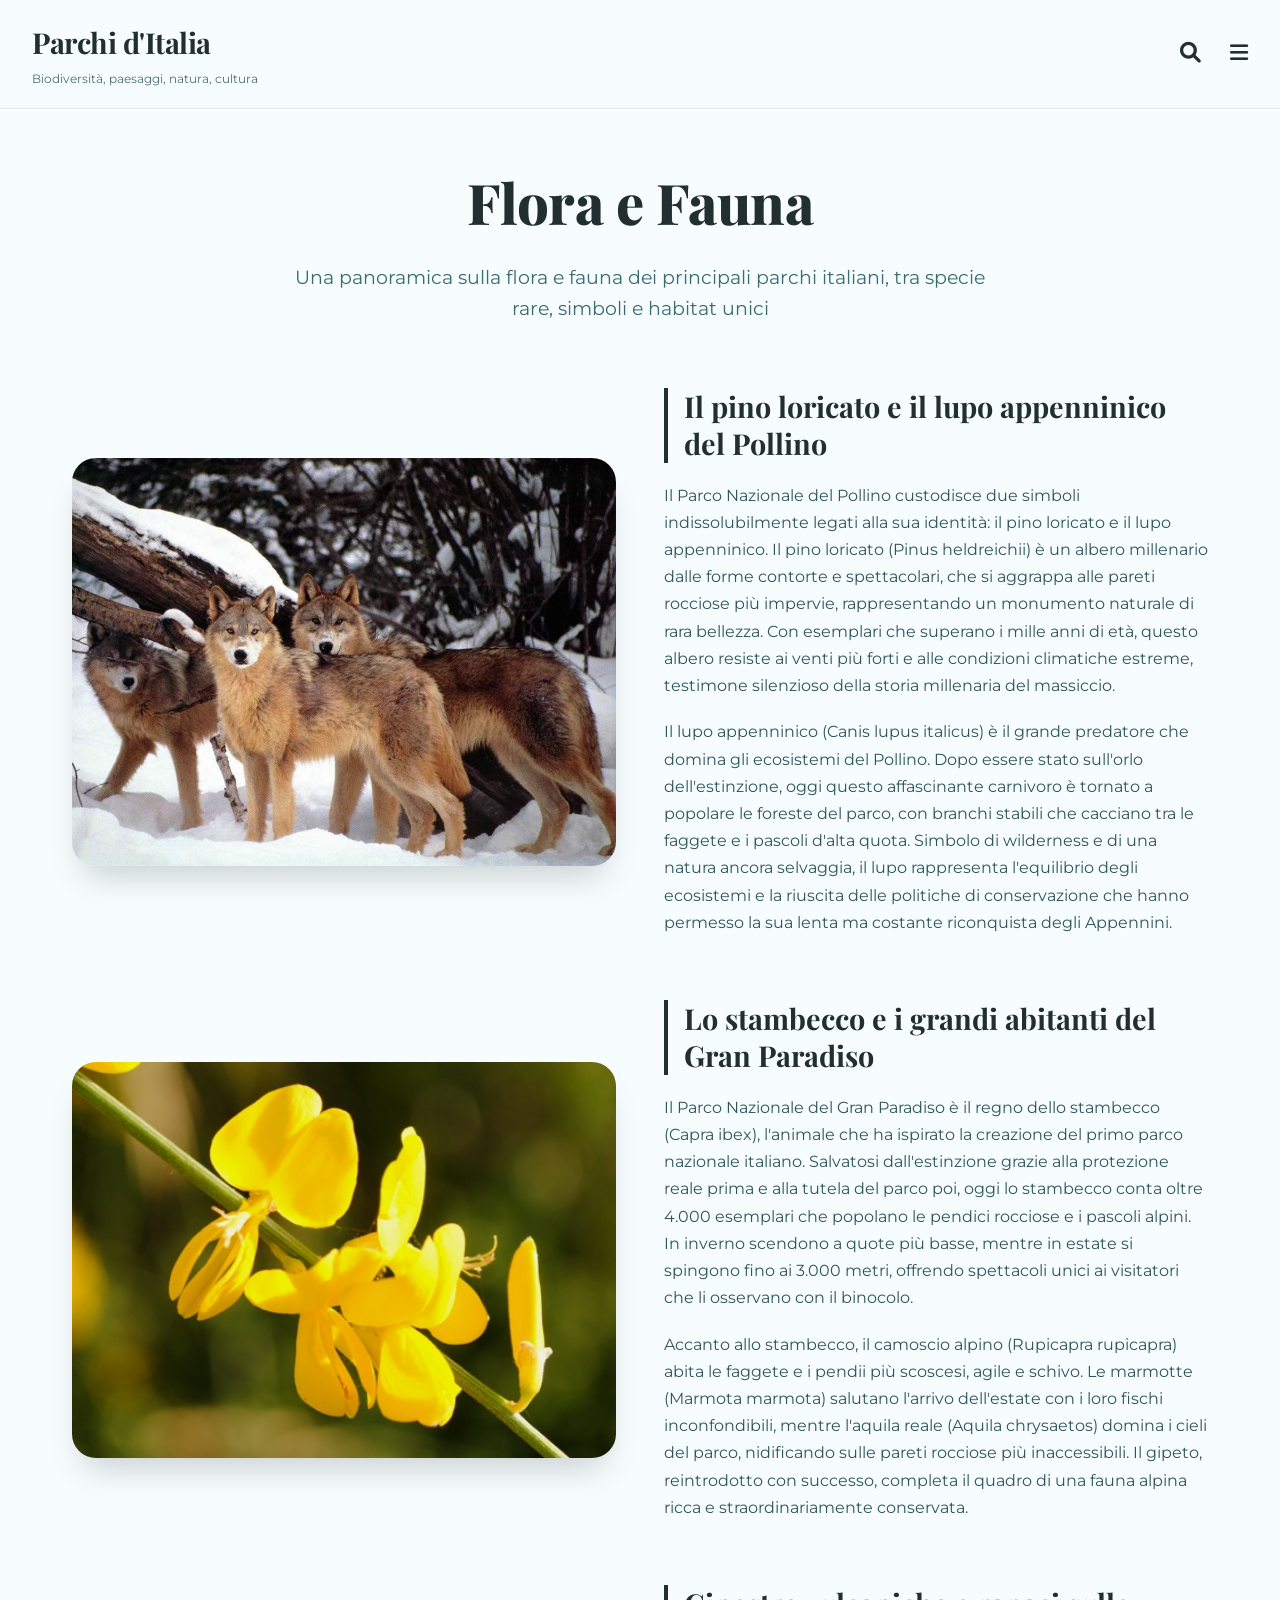
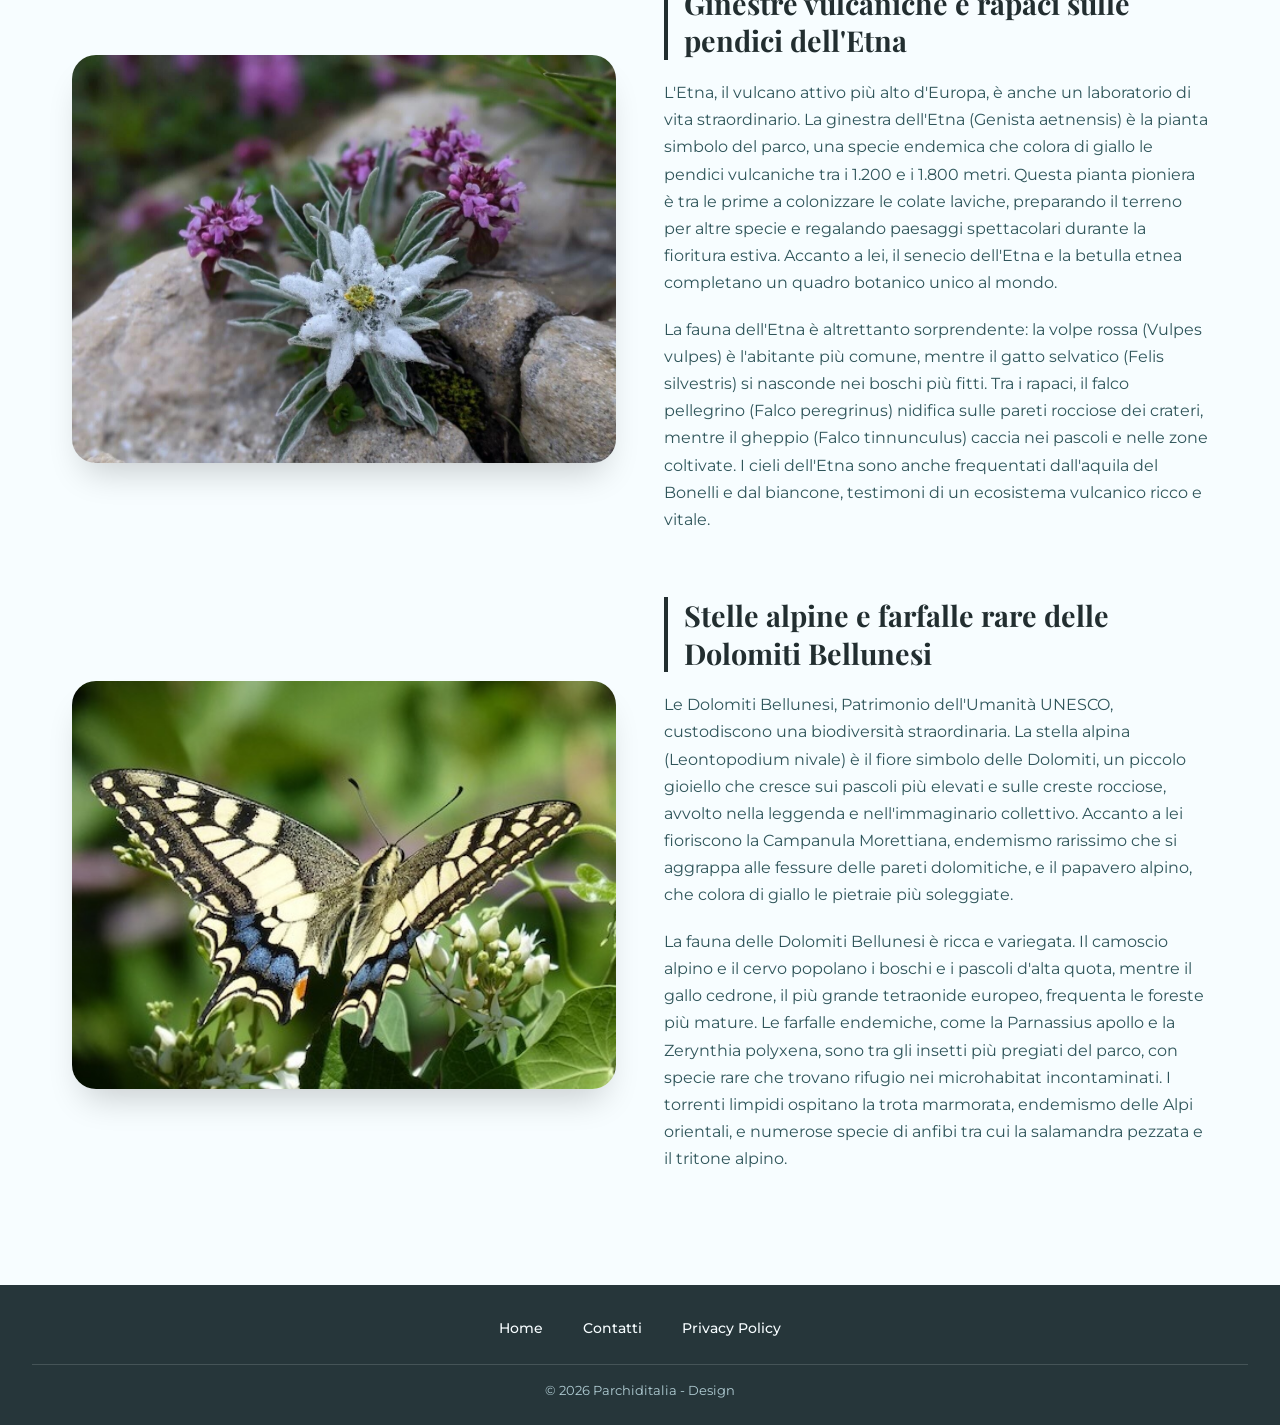
<file: Flora e Fauna.html>
<!DOCTYPE html>
<html lang="it">
<head>
    <meta name="viewport" content="width=device-width, initial-scale=1.0">
    <meta charset="UTF-8">
    <meta name="viewport" content="width=device-width, initial-scale=1.0">
    <title>Parchi d'Italia | Flora e Fauna</title>
    <link rel="preconnect" href="https://fonts.googleapis.com">
    <link rel="preconnect" href="https://fonts.gstatic.com" crossorigin>
    <link href="https://fonts.googleapis.com/css2?family=Playfair+Display:wght@400;500;600;700;800;900&family=Montserrat:wght@300;400;500;600;700&display=swap" rel="stylesheet">
    <link rel="stylesheet" href="https://cdnjs.cloudflare.com/ajax/libs/font-awesome/6.0.0-beta3/css/all.min.css">
    <link rel="stylesheet" href="Style (1).CSS"
</head>
<body class="flora-fauna-page">

    <!-- Header -->
    <header class="site-header-flora">
        <div class="logo">
            <h1>Parchi d'Italia</h1>
            <p>Biodiversità, paesaggi, natura, cultura</p>
        </div>
        <div class="header-icons">
            <i class="fas fa-search"></i>
            <i class="fas fa-bars"></i>
        </div>
    </header>

    <!-- Hero -->
    <div class="flora-hero">
        <h1>Flora e Fauna</h1>
        <p>Una panoramica sulla flora e fauna dei principali parchi italiani, tra specie rare, simboli e habitat unici</p>
    </div>

    <!-- Container -->
    <div class="flora-container">

        <!-- Sezione 1 -->
        <div class="flora-section">
            <div class="flora-layout-row">
                <div class="flora-image">
                    <img src="lupo appenini.jpg" alt="Pino loricato secolare nel Parco del Pollino">
                </div>
                <div class="flora-text">
                    <h2>Il pino loricato e il lupo appenninico del Pollino</h2>
                    <p>Il Parco Nazionale del Pollino custodisce due simboli indissolubilmente legati alla sua identità: il pino loricato e il lupo appenninico. Il pino loricato (Pinus heldreichii) è un albero millenario dalle forme contorte e spettacolari, che si aggrappa alle pareti rocciose più impervie, rappresentando un monumento naturale di rara bellezza. Con esemplari che superano i mille anni di età, questo albero resiste ai venti più forti e alle condizioni climatiche estreme, testimone silenzioso della storia millenaria del massiccio.</p>
                    <p>Il lupo appenninico (Canis lupus italicus) è il grande predatore che domina gli ecosistemi del Pollino. Dopo essere stato sull'orlo dell'estinzione, oggi questo affascinante carnivoro è tornato a popolare le foreste del parco, con branchi stabili che cacciano tra le faggete e i pascoli d'alta quota. Simbolo di wilderness e di una natura ancora selvaggia, il lupo rappresenta l'equilibrio degli ecosistemi e la riuscita delle politiche di conservazione che hanno permesso la sua lenta ma costante riconquista degli Appennini.</p>
                </div>
            </div>
        </div>

        <!-- Sezione 2 -->
        <div class="flora-section">
            <div class="flora-layout-row reverse">
                <div class="flora-text">
                    <h2>Lo stambecco e i grandi abitanti del Gran Paradiso</h2>
                    <p>Il Parco Nazionale del Gran Paradiso è il regno dello stambecco (Capra ibex), l'animale che ha ispirato la creazione del primo parco nazionale italiano. Salvatosi dall'estinzione grazie alla protezione reale prima e alla tutela del parco poi, oggi lo stambecco conta oltre 4.000 esemplari che popolano le pendici rocciose e i pascoli alpini. In inverno scendono a quote più basse, mentre in estate si spingono fino ai 3.000 metri, offrendo spettacoli unici ai visitatori che li osservano con il binocolo.</p>
                    <p>Accanto allo stambecco, il camoscio alpino (Rupicapra rupicapra) abita le faggete e i pendii più scoscesi, agile e schivo. Le marmotte (Marmota marmota) salutano l'arrivo dell'estate con i loro fischi inconfondibili, mentre l'aquila reale (Aquila chrysaetos) domina i cieli del parco, nidificando sulle pareti rocciose più inaccessibili. Il gipeto, reintrodotto con successo, completa il quadro di una fauna alpina ricca e straordinariamente conservata.</p>
                </div>
                <div class="flora-image">
                    <img src="ginestre uff.jpg" alt="Ginestre dell'Etna in fiore sul vulcano">
                </div>
            </div>
        </div>

        <!-- Sezione 3 -->
        <div class="flora-section">
            <div class="flora-layout-row">
                <div class="flora-image">
                    <img src="stelle alpine uff.jpeg" alt="Stella alpina tra le rocce dolomitiche">
                </div>
                <div class="flora-text">
                    <h2>Ginestre vulcaniche e rapaci sulle pendici dell'Etna</h2>
                    <p>L'Etna, il vulcano attivo più alto d'Europa, è anche un laboratorio di vita straordinario. La ginestra dell'Etna (Genista aetnensis) è la pianta simbolo del parco, una specie endemica che colora di giallo le pendici vulcaniche tra i 1.200 e i 1.800 metri. Questa pianta pioniera è tra le prime a colonizzare le colate laviche, preparando il terreno per altre specie e regalando paesaggi spettacolari durante la fioritura estiva. Accanto a lei, il senecio dell'Etna e la betulla etnea completano un quadro botanico unico al mondo.</p>
                    <p>La fauna dell'Etna è altrettanto sorprendente: la volpe rossa (Vulpes vulpes) è l'abitante più comune, mentre il gatto selvatico (Felis silvestris) si nasconde nei boschi più fitti. Tra i rapaci, il falco pellegrino (Falco peregrinus) nidifica sulle pareti rocciose dei crateri, mentre il gheppio (Falco tinnunculus) caccia nei pascoli e nelle zone coltivate. I cieli dell'Etna sono anche frequentati dall'aquila del Bonelli e dal biancone, testimoni di un ecosistema vulcanico ricco e vitale.</p>
                </div>
            </div>
        </div>

        <!-- Sezione 4 -->
        <div class="flora-section">
            <div class="flora-layout-row reverse">
                <div class="flora-text">
                    <h2>Stelle alpine e farfalle rare delle Dolomiti Bellunesi</h2>
                    <p>Le Dolomiti Bellunesi, Patrimonio dell'Umanità UNESCO, custodiscono una biodiversità straordinaria. La stella alpina (Leontopodium nivale) è il fiore simbolo delle Dolomiti, un piccolo gioiello che cresce sui pascoli più elevati e sulle creste rocciose, avvolto nella leggenda e nell'immaginario collettivo. Accanto a lei fioriscono la Campanula Morettiana, endemismo rarissimo che si aggrappa alle fessure delle pareti dolomitiche, e il papavero alpino, che colora di giallo le pietraie più soleggiate.</p>
                    <p>La fauna delle Dolomiti Bellunesi è ricca e variegata. Il camoscio alpino e il cervo popolano i boschi e i pascoli d'alta quota, mentre il gallo cedrone, il più grande tetraonide europeo, frequenta le foreste più mature. Le farfalle endemiche, come la Parnassius apollo e la Zerynthia polyxena, sono tra gli insetti più pregiati del parco, con specie rare che trovano rifugio nei microhabitat incontaminati. I torrenti limpidi ospitano la trota marmorata, endemismo delle Alpi orientali, e numerose specie di anfibi tra cui la salamandra pezzata e il tritone alpino.</p>
                </div>
                <div class="flora-image">
                    <img src="farfalle 1.jpg" alt="Farfalle endemiche delle Dolomiti">
                </div>
            </div>
        </div>

    </div>

    <!-- Footer -->
    <footer class="site-footer">
        <div class="footer-nav">
            <a href="index.html">Home</a>
            <a href="#">Contatti</a>
            <a href="#">Privacy Policy</a>
        </div>
        <div class="copyright">
            © 2026 Parchiditalia - Design
        </div>
    </footer>

</body>
</html>
</file>
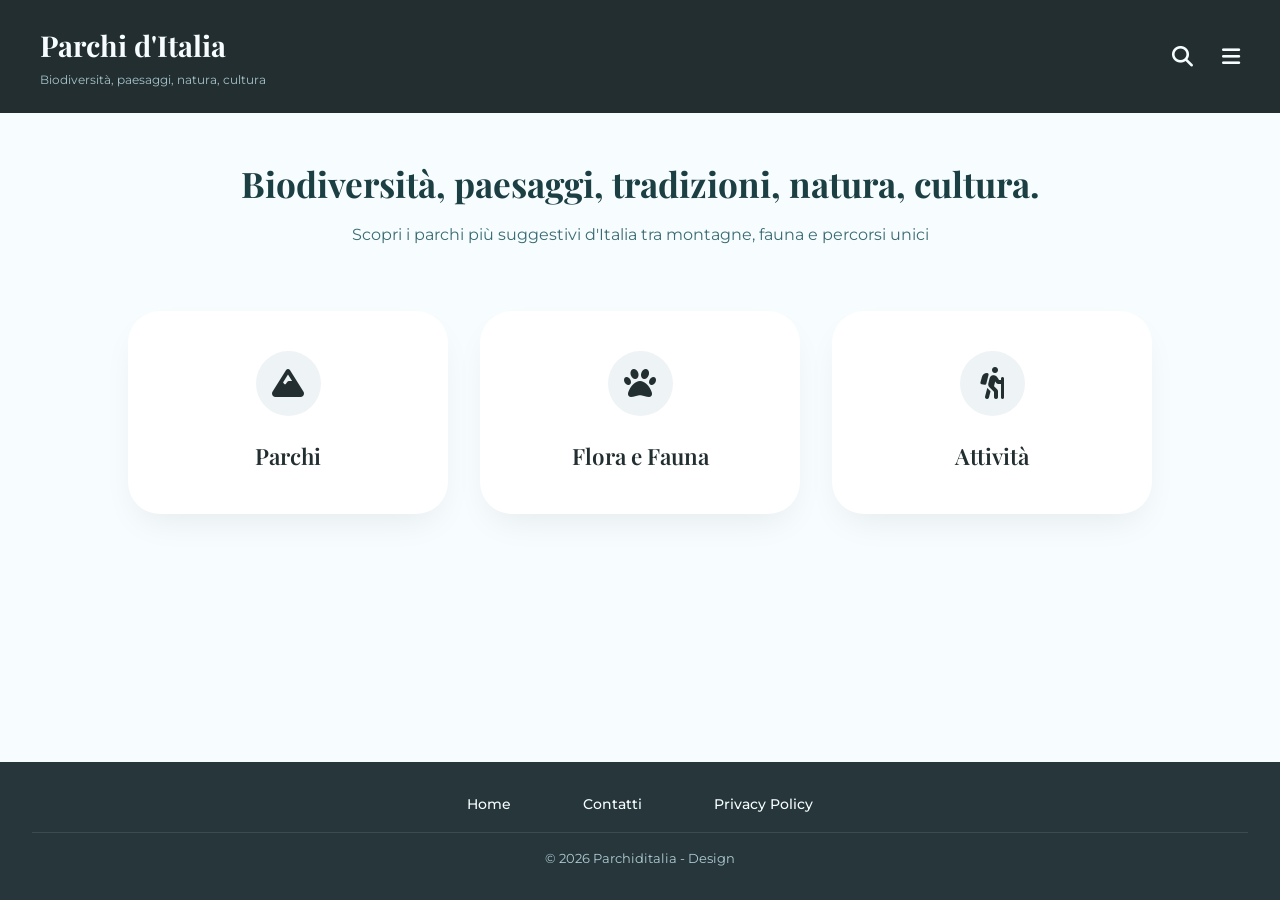
<file: Index (1).html>
<!DOCTYPE html>
<html lang="it">
<head>
    <meta charset="UTF-8">
    <meta name="viewport" content="width=device-width, initial-scale=1.0">
    <title>Parchi d'Italia | Home</title>
    
    <link rel="preconnect" href="https://fonts.googleapis.com">
    <link rel="preconnect" href="https://fonts.gstatic.com" crossorigin>
    <link href="https://fonts.googleapis.com/css2?family=Playfair+Display:wght@400;500;600;700;800;900&family=Montserrat:wght@300;400;500;600;700&display=swap" rel="stylesheet">
    <link rel="stylesheet" href="Style (1).CSS">

    <!-- Aggiunto il CDN di Font Awesome per far apparire le icone -->
    <link rel="stylesheet" href="https://cdnjs.cloudflare.com/ajax/libs/font-awesome/6.4.0/css/all.min.css">

    <style>
        /* Reset e Stili Base */
        * { margin: 0; padding: 0; box-sizing: border-box; }
        body {
            font-family: 'Montserrat', sans-serif;
            background-color: #F7FDFF;
            color: #1e2a2e;
            line-height: 1.5;
            min-height: 100vh;
            display: flex;
            flex-direction: column;
        }

        /* Header */
        .site-header {
            background-color: #222E30;
            padding: 1.5rem 2.5rem;
            display: flex;
            justify-content: space-between;
            align-items: center;
        }
        .logo h1 {
            font-family: 'Playfair Display', serif;
            color: #F7FDFF;
            font-size: 1.8rem;
            font-weight: 700;
        }
        .logo p { color: #a8c4cb; font-size: 0.75rem; margin-top: 4px; }
        .header-icons { display: flex; gap: 1.8rem; color: #F7FDFF; font-size: 1.3rem; }

        /* Hero Section */
        .hero {
            background-color: #F7FDFF;
            padding: 3rem 2rem 1rem 2rem;
            text-align: center;
        }
        .hero h2 {
            font-family: 'Playfair Display', serif;
            font-size: 2.2rem;
            color: #1c3f44;
            max-width: 800px;
            margin: 0 auto 1rem auto;
        }

        /* Cards Container */
        .cards-container {
            display: flex;
            flex-wrap: wrap;
            justify-content: center;
            gap: 2rem;
            padding: 3rem 2rem 4rem 2rem;
            max-width: 1200px;
            margin: 0 auto;
        }
        .card-icona {
            flex: 1;
            min-width: 250px;
            background: white;
            border-radius: 2rem;
            padding: 2.5rem 1.5rem;
            text-align: center;
            box-shadow: 0 15px 35px -10px rgba(0, 0, 0, 0.08);
            transition: all 0.3s ease;
            text-decoration: none;
        }
        .card-icona:hover {
            transform: translateY(-8px);
            box-shadow: 0 25px 40px -12px rgba(0, 0, 0, 0.15);
        }
        
        /* Stili modificati per le icone piccole */
        .card-icona i {
            font-size: 2rem;       /* Icona più piccola */
            color: #222E30;
            background: #eef3f5;
            width: 65px;           /* Cerchio più piccolo */
            height: 65px;
            line-height: 65px;     /* Centra l'icona verticalmente */
            border-radius: 50%;
            margin-bottom: 1rem;
            display: inline-block;
        }
        
        /* Forza il colore scuro del link anche se visitato */
        .card-icona a, 
        .card-icona a:visited {
            display: block;
            font-family: 'Playfair Display', serif;
            font-size: 1.4rem;
            font-weight: 600;
            text-decoration: none;
            color: #222E30;
        }
        .card-icona a:hover {
            color: #1c3f44; /* Leggero cambio colore al passaggio del mouse */
        }

        /* Footer */
        .site-footer {
            background-color: #26363A;
            padding: 2rem;
            margin-top: auto;
            text-align: center;
        }
        .footer-nav { margin-bottom: 1rem; }
        .footer-nav a { color: #F7FDFF; text-decoration: none; margin: 0 1rem; font-size: 0.9rem; }
        .copyright { color: #b0ccd3; font-size: 0.8rem; border-top: 1px solid rgba(247,253,255,0.1); padding-top: 1rem; }

        @media (max-width: 768px) {
            .cards-container { flex-direction: column; align-items: center; }
            .card-icona { width: 100%; }
        }
    </style>
</head>
<body>

    <header class="site-header">
        <div class="logo">
            <h1>Parchi d'Italia</h1>
            <p>Biodiversità, paesaggi, natura, cultura</p>
        </div>
        <div class="header-icons">
            <i class="fas fa-search"></i>
            <i class="fas fa-bars"></i>
        </div>
    </header>

    <main>
        <div class="hero">
            <h2>Biodiversità, paesaggi, tradizioni, natura, cultura.</h2>
            <p>Scopri i parchi più suggestivi d'Italia tra montagne, fauna e percorsi unici</p>
        </div>

        <div class="cards-container">
            <div class="card-icona">
                <i class="fas fa-mountain"></i>
                <a href="parchi (1).html">Parchi</a>
            </div>
            
            <div class="card-icona">
                <i class="fas fa-paw"></i>
                <a href="Flora e Fauna.html">Flora e Fauna</a>
            </div>
            
            <div class="card-icona">
                <i class="fas fa-hiking"></i>
                <a href="Attivita (1).html">Attività</a>
            </div>
        </div>
    </main>

    <footer class="site-footer">
        <div class="footer-nav">
            <a href="index.html">Home</a>
            <a href="#">Contatti</a>
            <a href="#">Privacy Policy</a>
        </div>
        <div class="copyright">© 2026 Parchiditalia - Design</div>
    </footer>

</body>
</html>
</file>
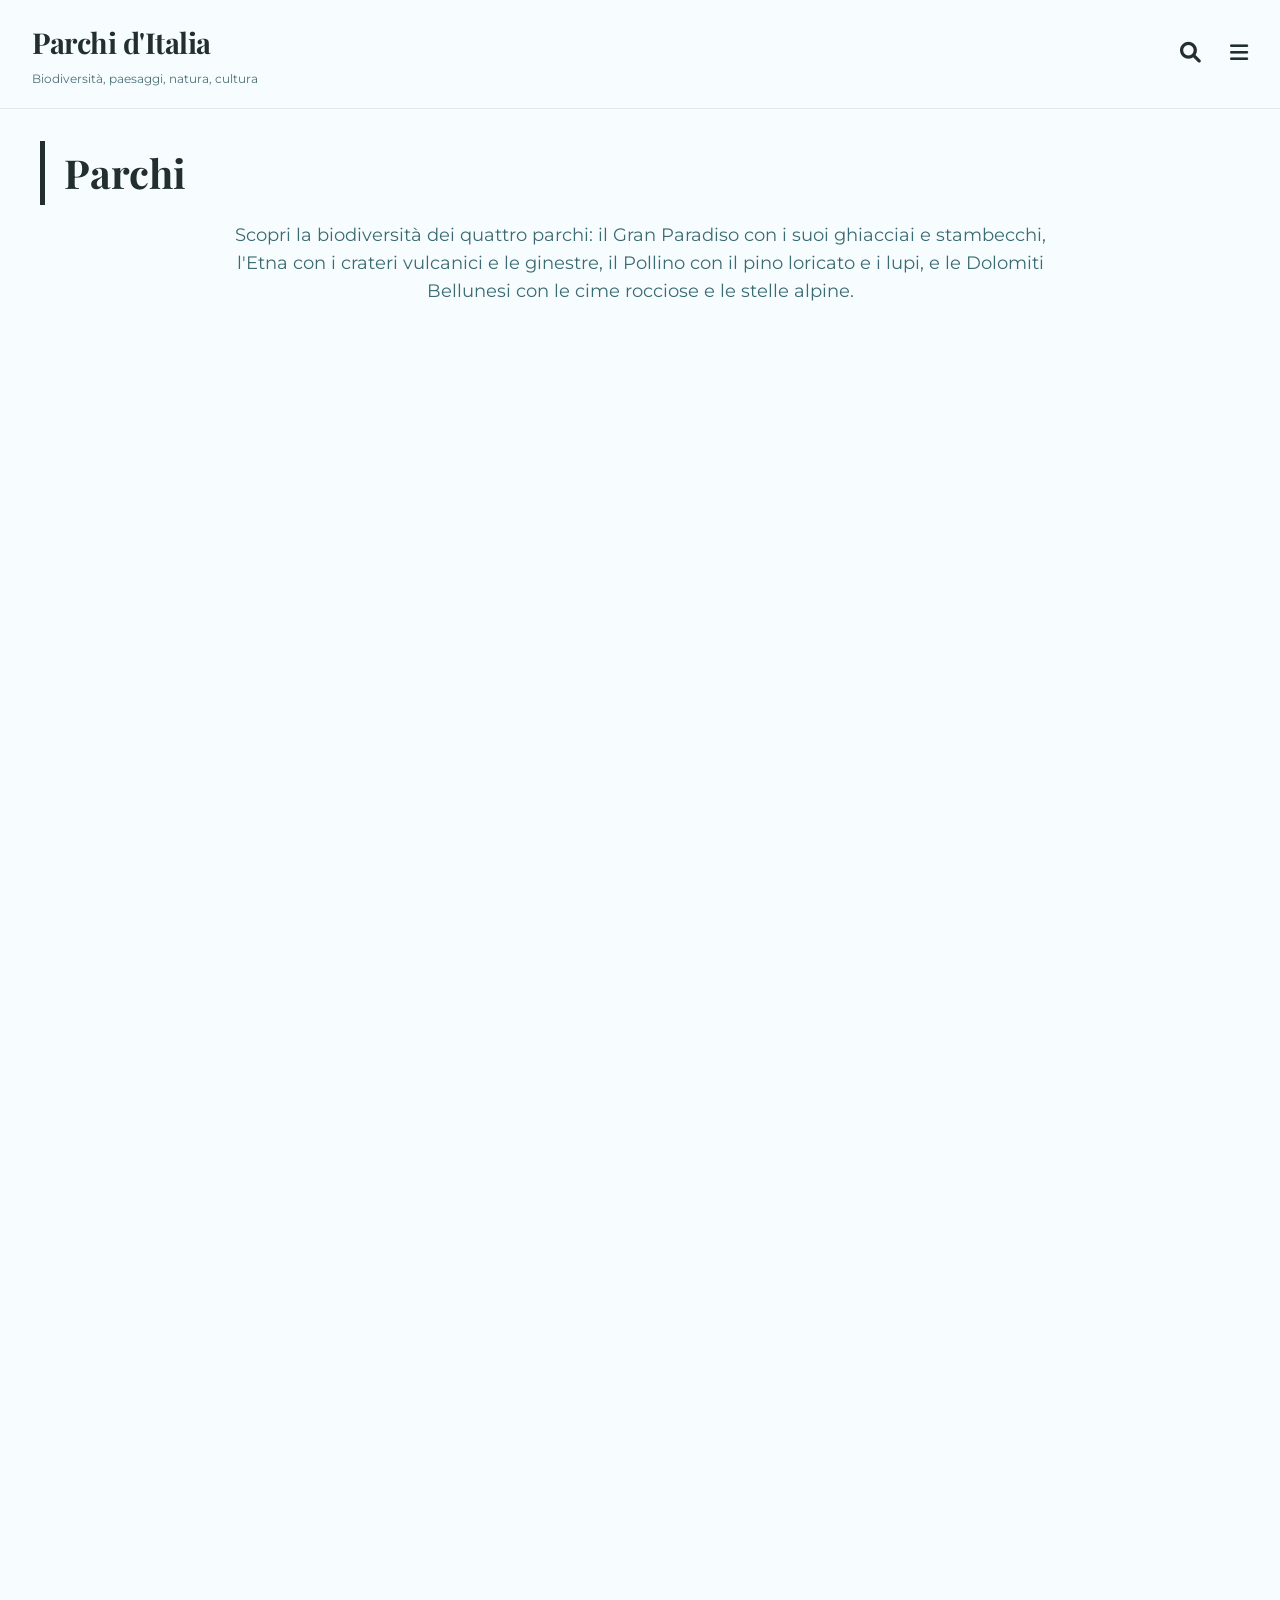
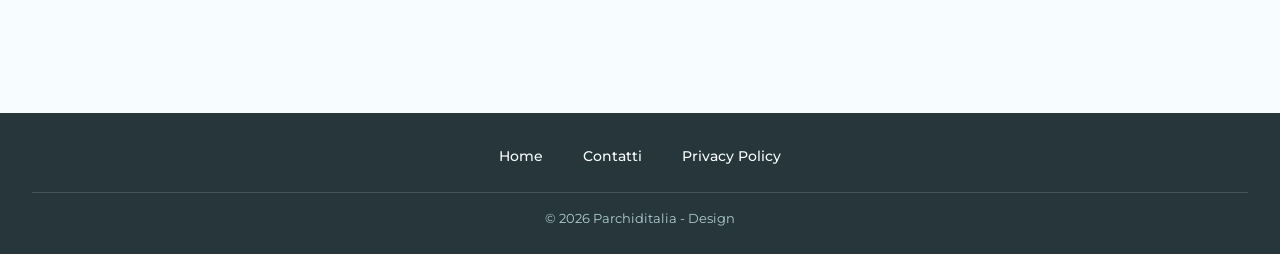
<file: parchi (1).html>
<!DOCTYPE html>
<html lang="it">
<head>
    <meta charset="UTF-8">
    <meta name="viewport" content="width=device-width, initial-scale=1.0">
    <title>Parchi d'Italia | Parchi</title>
    <link rel="preconnect" href="https://fonts.googleapis.com">
    <link rel="preconnect" href="https://fonts.gstatic.com" crossorigin>
    <link href="https://fonts.googleapis.com/css2?family=Playfair+Display:wght@400;500;600;700;800;900&family=Montserrat:wght@300;400;500;600;700&display=swap" rel="stylesheet">
    <link rel="stylesheet" href="https://cdnjs.cloudflare.com/ajax/libs/font-awesome/6.0.0-beta3/css/all.min.css">
    <link rel="stylesheet" href="Style (1).CSS"
</head>
<body>


    <!-- Header con sfondo chiaro (Bianco Ghiaccio) come da specifica -->
    <header class="site-header-light">
        <div class="logo">
            <h1>Parchi d'Italia</h1>
            <p>Biodiversità, paesaggi, natura, cultura</p>
        </div>
        <div class="header-icons">
            <i class="fas fa-search"></i>
            <i class="fas fa-bars"></i>
        </div>
    </header>

    <main>
        <!-- Titolo Principale -->
        <div class="page-title">
            <h1>Parchi</h1>
        </div>

        <!-- Sottotitolo descrittivo centrato -->
        <div class="parchi-subtitle">
            <p>Scopri la biodiversità dei quattro parchi: il Gran Paradiso con i suoi ghiacciai e stambecchi, l'Etna con i crateri vulcanici e le ginestre, il Pollino con il pino loricato e i lupi, e le Dolomiti Bellunesi con le cime rocciose e le stelle alpine.</p>
        </div>

        <!-- Card verticali con immagini di sfondo -->
        <div class="parchi-cards-container">
            
            <div class="parchi-cards-container">
    
    <!-- Card 1: Parco del Gran Paradiso -->
    <div class="parchi-card card-gran-paradiso">
        <a href="GRAN PARADISSO.html" class="card-link">
            <h2>Parco del Gran Paradiso</h2>
        </a>
    </div>

    <!-- Card 2: Parco dell'Etna -->
    <div class="parchi-card card-etna">
        <a href="ETNA (1).html" class="card-link">
            <h2>Parco dell'Etna</h2>
        </a>
    </div>

    <!-- Card 3: Parco del Pollino -->
    <div class="parchi-card card-pollino">
        <a href="POLLINEO (1).html" class="card-link">
            <h2>Parco del Pollino</h2>
        </a>
    </div>

    <!-- Card 4: Parco delle Dolomiti Bellunesi -->
    <div class="parchi-card card-dolomiti">
        <a href="DOLOMITI.html" class="card-link">
            <h2>Parco delle Dolomiti Bellunesi</h2>
        </a>
    </div>
</div>
    </main>

  <!-- Footer identico alle altre pagine -->
    <footer class="site-footer">
        <div class="footer-nav">
            <a href="index.html">Home</a>
            <a href="#">Contatti</a>
            <a href="#">Privacy Policy</a>
        </div>
        <div class="copyright">
            © 2026 Parchiditalia - Design
        </div>
    </footer>
</file>
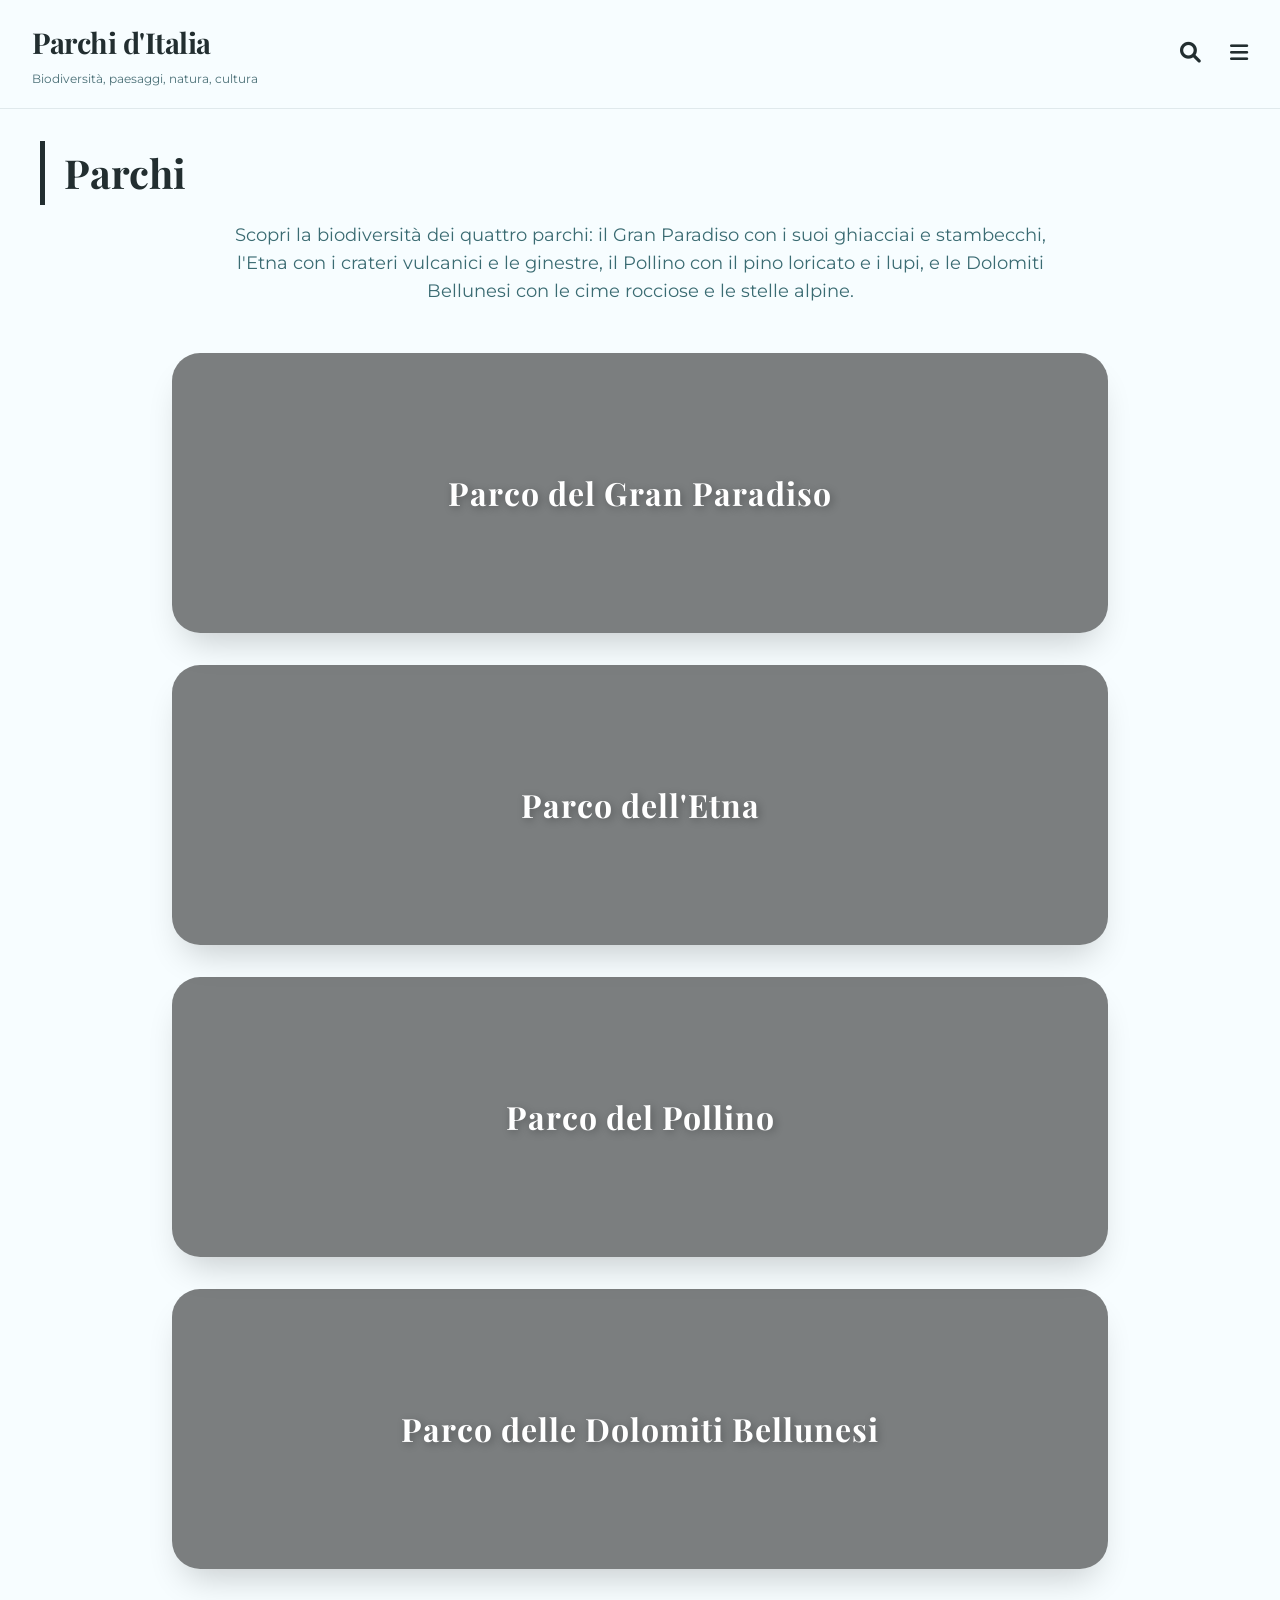
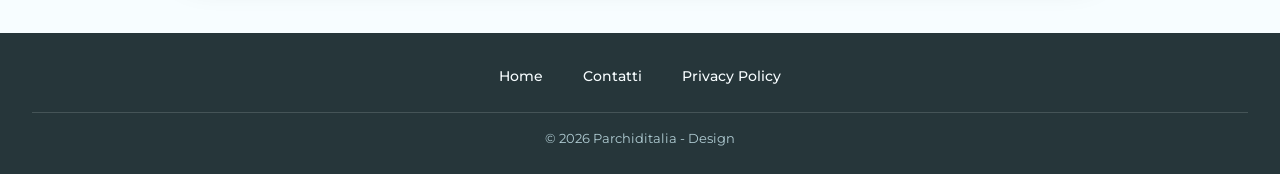
<file: parchi.html>
<!DOCTYPE html>
<html lang="it">
<head>
    <meta charset="UTF-8">
    <meta name="viewport" content="width=device-width, initial-scale=1.0">
    <title>Parchi d'Italia | Parchi</title>
    <link rel="preconnect" href="https://fonts.googleapis.com">
    <link rel="preconnect" href="https://fonts.gstatic.com" crossorigin>
    <link href="https://fonts.googleapis.com/css2?family=Playfair+Display:wght@400;500;600;700;800;900&family=Montserrat:wght@300;400;500;600;700&display=swap" rel="stylesheet">
    <link rel="stylesheet" href="https://cdnjs.cloudflare.com/ajax/libs/font-awesome/6.0.0-beta3/css/all.min.css">
    <link rel="stylesheet" href="Style (1).CSS">
</head>
<body>


    <!-- Header con sfondo chiaro (Bianco Ghiaccio) come da specifica -->
    <header class="site-header-light">
        <div class="logo">
            <h1>Parchi d'Italia</h1>
            <p>Biodiversità, paesaggi, natura, cultura</p>
        </div>
        <div class="header-icons">
            <i class="fas fa-search"></i>
            <i class="fas fa-bars"></i>
        </div>
    </header>

    <main>
        <!-- Titolo Principale -->
        <div class="page-title">
            <h1>Parchi</h1>
        </div>

        <!-- Sottotitolo descrittivo centrato -->
        <div class="parchi-subtitle">
            <p>Scopri la biodiversità dei quattro parchi: il Gran Paradiso con i suoi ghiacciai e stambecchi, l'Etna con i crateri vulcanici e le ginestre, il Pollino con il pino loricato e i lupi, e le Dolomiti Bellunesi con le cime rocciose e le stelle alpine.</p>
        </div>

        <!-- Card verticali con immagini di sfondo -->
        <div class="parchi-cards-container">

    <!-- Card 1: Parco del Gran Paradiso -->
    <div class="parchi-card card-gran-paradiso">
        <a href="GRAN PARADISSO.html" class="card-link">
            <h2>Parco del Gran Paradiso</h2>
        </a>
    </div>

    <!-- Card 2: Parco dell'Etna -->
    <div class="parchi-card card-etna">
        <a href="ETNA.html" class="card-link">
            <h2>Parco dell'Etna</h2>
        </a>
    </div>

    <!-- Card 3: Parco del Pollino -->
    <div class="parchi-card card-pollino">
        <a href="POLLINEO.html" class="card-link">
            <h2>Parco del Pollino</h2>
        </a>
    </div>

    <!-- Card 4: Parco delle Dolomiti Bellunesi -->
    <div class="parchi-card card-dolomiti">
        <a href="DOLOMITI.html" class="card-link">
            <h2>Parco delle Dolomiti Bellunesi</h2>
        </a>
    </div>
</div>
    </main>

  <!-- Footer identico alle altre pagine -->
    <footer class="site-footer">
        <div class="footer-nav">
            <a href="Index (1).html">Home</a>
            <a href="#">Contatti</a>
            <a href="#">Privacy Policy</a>
        </div>
        <div class="copyright">
            © 2026 Parchiditalia - Design
        </div>
    </footer>
</body>
</html>
</file>
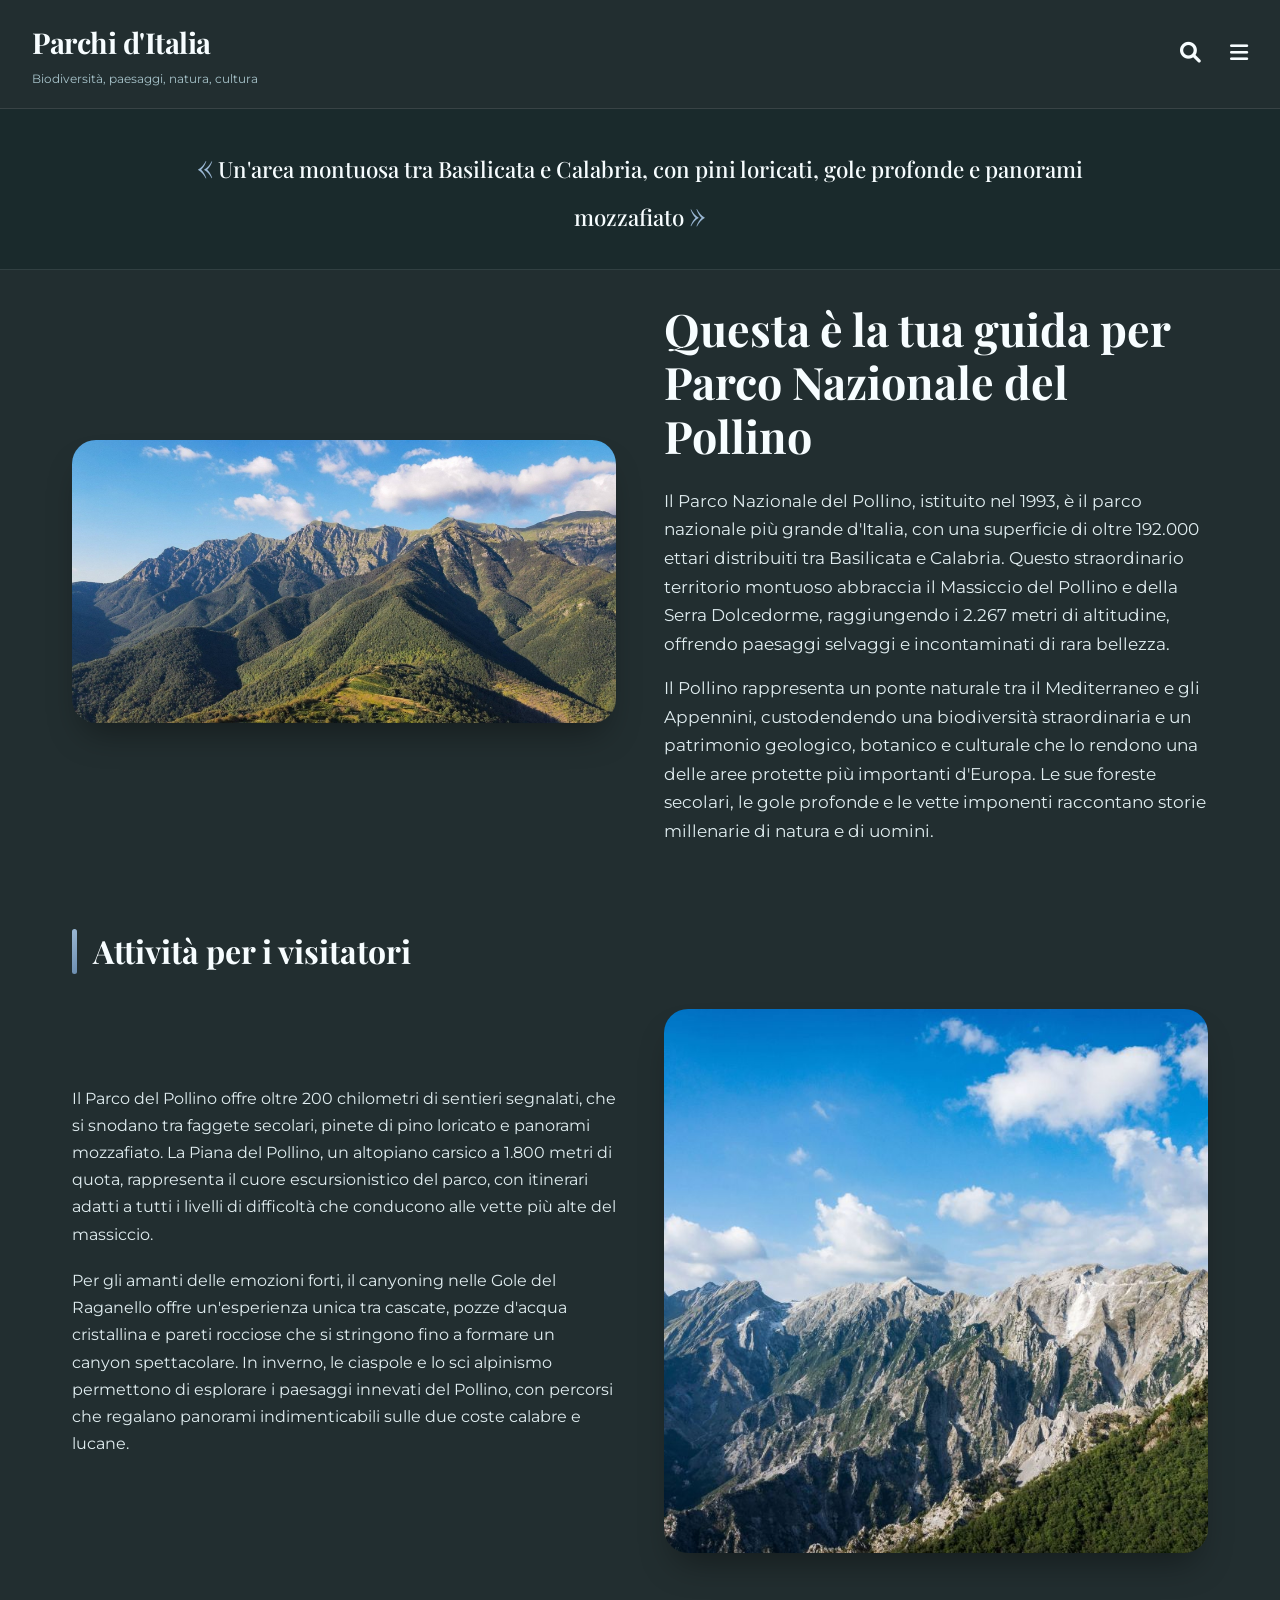
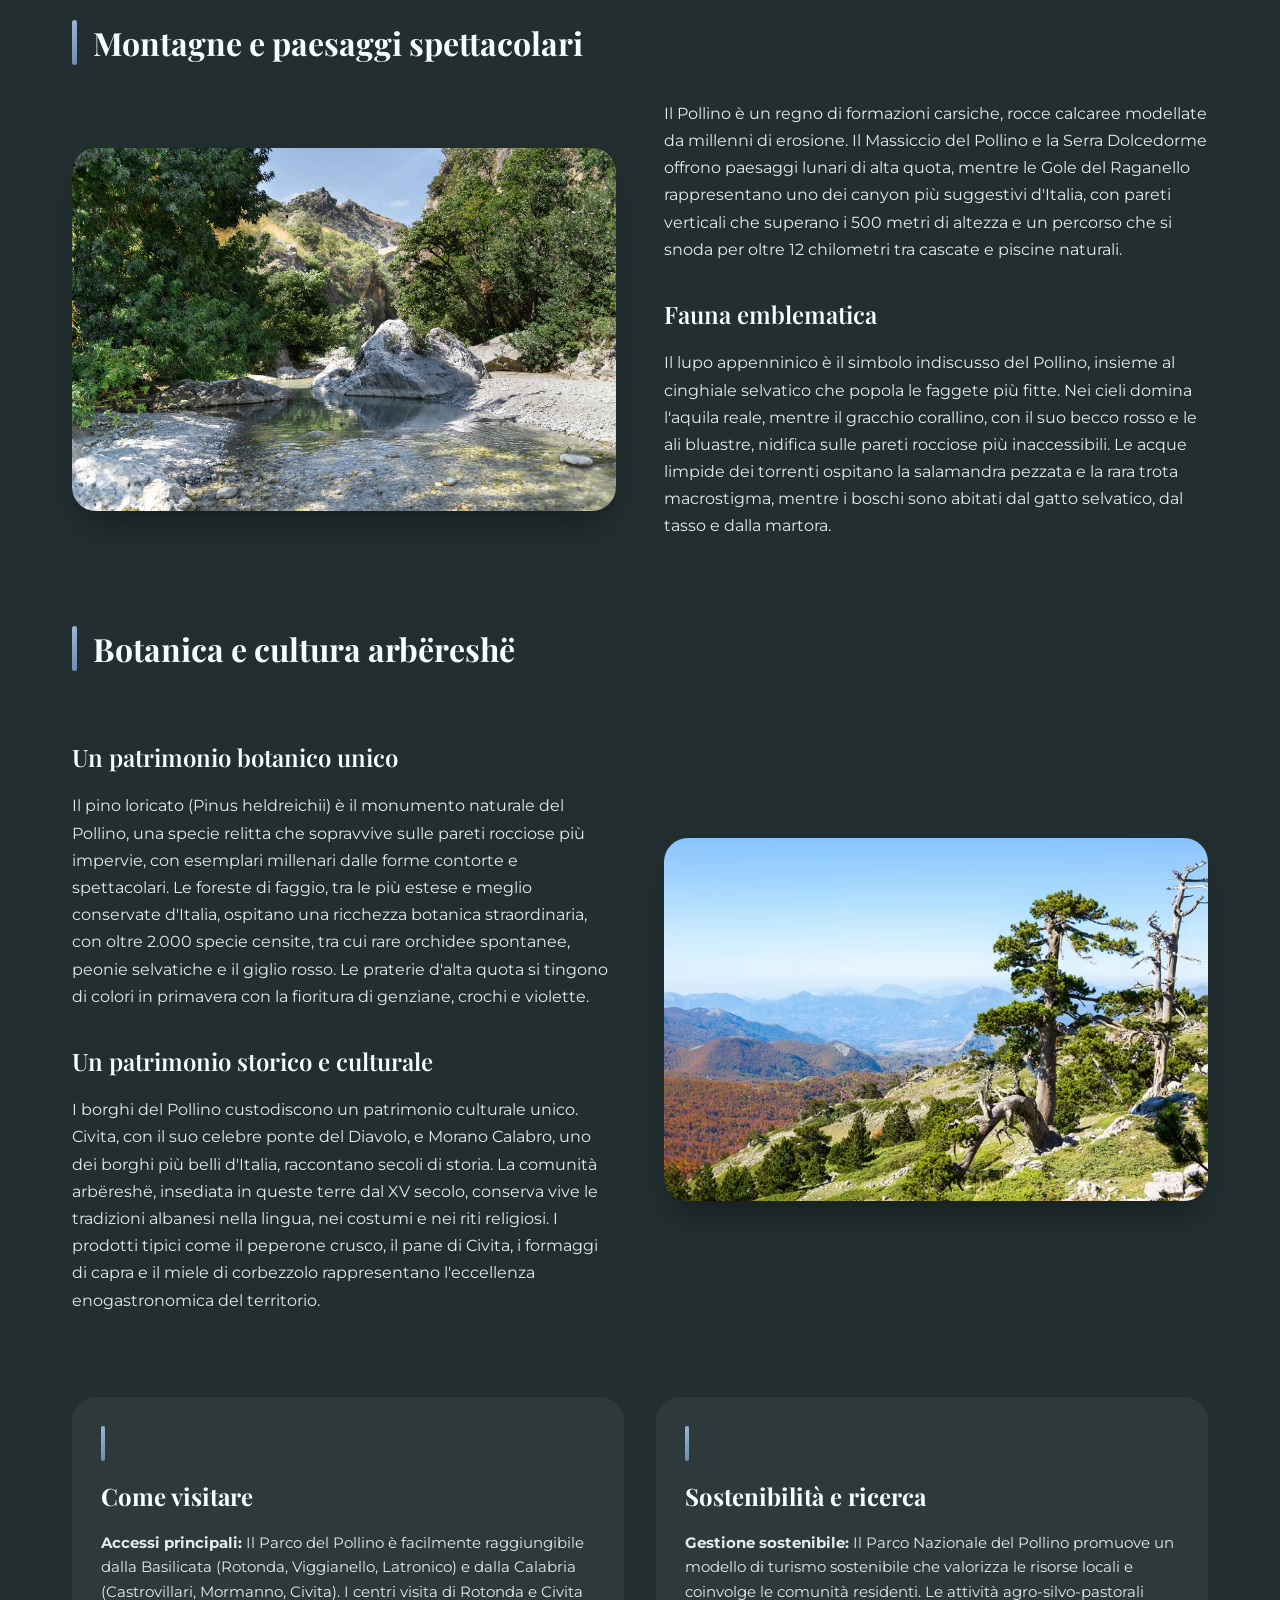
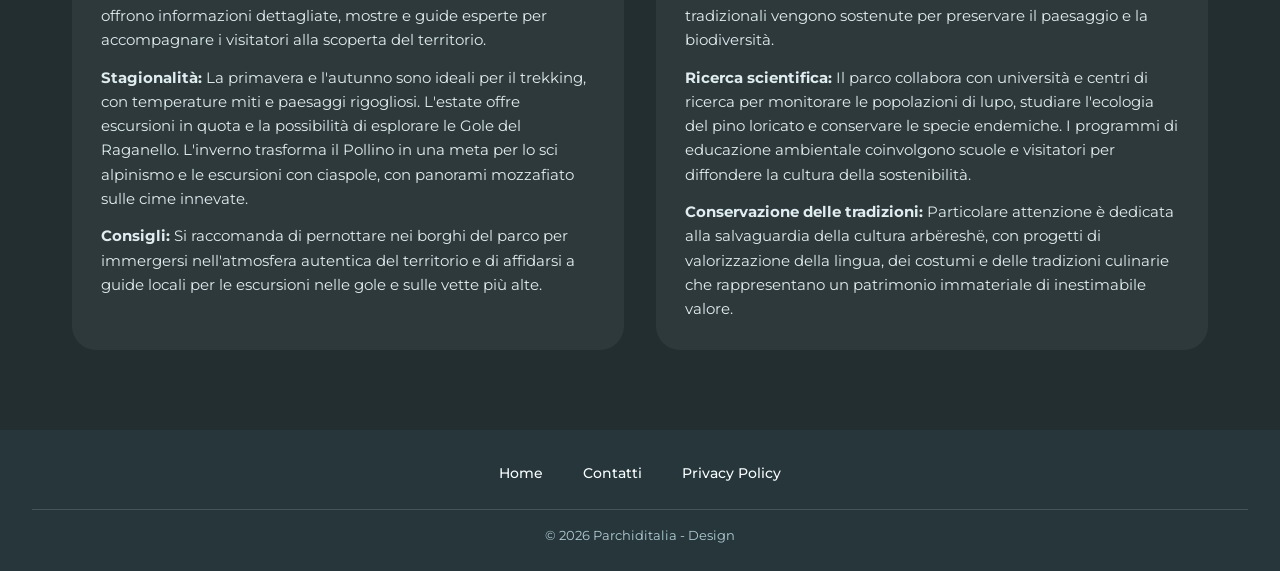
<file: POLLINEO (1).html>
<!DOCTYPE html>
<html lang="it">
<head>
    <meta charset="UTF-8">
    <meta name="viewport" content="width=device-width, initial-scale=1.0">
    <title>Parchi d'Italia | Parco Nazionale del Pollino</title>
    <link rel="preconnect" href="https://fonts.googleapis.com">
    <link rel="preconnect" href="https://fonts.gstatic.com" crossorigin>
    <link href="https://fonts.googleapis.com/css2?family=Playfair+Display:wght@400;500;600;700;800;900&family=Montserrat:wght@300;400;500;600;700&display=swap" rel="stylesheet">
    <link rel="stylesheet" href="https://cdnjs.cloudflare.com/ajax/libs/font-awesome/6.0.0-beta3/css/all.min.css">
    <link rel="stylesheet" href="Style (1).CSS">
</head>
<body class="pollino-page">

    <!-- Header con sfondo scuro (#222E30) -->
    <header class="site-header-pollino">
        <div class="logo">
            <h1>Parchi d'Italia</h1>
            <p>Biodiversità, paesaggi, natura, cultura</p>
        </div>
        <div class="header-icons">
            <i class="fas fa-search"></i>
            <i class="fas fa-bars"></i>
        </div>
    </header>

    <!-- Citazione in evidenza -->
    <div class="pollino-quote">
        <blockquote>Un'area montuosa tra Basilicata e Calabria, con pini loricati, gole profonde e panorami mozzafiato</blockquote>
    </div>

    <!-- Container principale contenuto -->
    <div class="pollino-container">

        <!-- Hero Section: Immagine a sinistra (Monte Serra Dolcedorme), testo a destra -->
        <div class="pollino-hero">
            <div class="pollino-hero-image">
                <img src="apppo 1.jpg"Monte Serra Dolcedorme nel Parco del Pollino">
            </div>
            <div class="pollino-hero-content">
                <h1>Questa è la tua guida per Parco Nazionale del Pollino</h1>
                <p>Il Parco Nazionale del Pollino, istituito nel 1993, è il parco nazionale più grande d'Italia, con una superficie di oltre 192.000 ettari distribuiti tra Basilicata e Calabria. Questo straordinario territorio montuoso abbraccia il Massiccio del Pollino e della Serra Dolcedorme, raggiungendo i 2.267 metri di altitudine, offrendo paesaggi selvaggi e incontaminati di rara bellezza.</p>
                <p>Il Pollino rappresenta un ponte naturale tra il Mediterraneo e gli Appennini, custodendendo una biodiversità straordinaria e un patrimonio geologico, botanico e culturale che lo rendono una delle aree protette più importanti d'Europa. Le sue foreste secolari, le gole profonde e le vette imponenti raccontano storie millenarie di natura e di uomini.</p>
            </div>
        </div>

        <!-- Sezione "Attività per i visitatori" con bordo laterale e immagine -->
        <div class="pollino-section">
            <div class="pollino-border-title">
                <div class="pollino-border-decoration"></div>
                <h2>Attività per i visitatori</h2>
            </div>
            <div class="pollino-layout-row">
                <div class="pollino-text">
                    <p>Il Parco del Pollino offre oltre 200 chilometri di sentieri segnalati, che si snodano tra faggete secolari, pinete di pino loricato e panorami mozzafiato. La Piana del Pollino, un altopiano carsico a 1.800 metri di quota, rappresenta il cuore escursionistico del parco, con itinerari adatti a tutti i livelli di difficoltà che conducono alle vette più alte del massiccio.</p>
                    <p>Per gli amanti delle emozioni forti, il canyoning nelle Gole del Raganello offre un'esperienza unica tra cascate, pozze d'acqua cristallina e pareti rocciose che si stringono fino a formare un canyon spettacolare. In inverno, le ciaspole e lo sci alpinismo permettono di esplorare i paesaggi innevati del Pollino, con percorsi che regalano panorami indimenticabili sulle due coste calabre e lucane.</p>
                </div>
                <div class="pollino-image">
                    <img src="apo 2.jpg" alt="Gole del Raganello nel Parco del Pollino">
                </div>
            </div>
        </div>

        <!-- Sezione "Montagne e Paesaggi" & "Fauna" -->
        <div class="pollino-section">
            <div class="pollino-border-title">
                <div class="pollino-border-decoration"></div>
                <h2>Montagne e paesaggi spettacolari</h2>
            </div>
            <div class="pollino-layout-row reverse">
                <div class="pollino-text">
                    <p>Il Pollino è un regno di formazioni carsiche, rocce calcaree modellate da millenni di erosione. Il Massiccio del Pollino e la Serra Dolcedorme offrono paesaggi lunari di alta quota, mentre le Gole del Raganello rappresentano uno dei canyon più suggestivi d'Italia, con pareti verticali che superano i 500 metri di altezza e un percorso che si snoda per oltre 12 chilometri tra cascate e piscine naturali.</p>
                    
                    <div class="pollino-subsection">
                        <h3>Fauna emblematica</h3>
                        <p>Il lupo appenninico è il simbolo indiscusso del Pollino, insieme al cinghiale selvatico che popola le faggete più fitte. Nei cieli domina l'aquila reale, mentre il gracchio corallino, con il suo becco rosso e le ali bluastre, nidifica sulle pareti rocciose più inaccessibili. Le acque limpide dei torrenti ospitano la salamandra pezzata e la rara trota macrostigma, mentre i boschi sono abitati dal gatto selvatico, dal tasso e dalla martora.</p>
                    </div>
                </div>
                <div class="pollino-image">
                    <img src="apo 3.jpg" alt="Pino Loricato, simbolo del Parco del Pollino">
                </div>
            </div>
        </div>

        <!-- Sezione "Botanica e Cultura" -->
        <div class="pollino-section">
            <div class="pollino-border-title">
                <div class="pollino-border-decoration"></div>
                <h2>Botanica e cultura arbëreshë</h2>
            </div>
            <div class="pollino-layout-row">
                <div class="pollino-text">
                    <div class="pollino-subsection">
                        <h3>Un patrimonio botanico unico</h3>
                        <p>Il pino loricato (Pinus heldreichii) è il monumento naturale del Pollino, una specie relitta che sopravvive sulle pareti rocciose più impervie, con esemplari millenari dalle forme contorte e spettacolari. Le foreste di faggio, tra le più estese e meglio conservate d'Italia, ospitano una ricchezza botanica straordinaria, con oltre 2.000 specie censite, tra cui rare orchidee spontanee, peonie selvatiche e il giglio rosso. Le praterie d'alta quota si tingono di colori in primavera con la fioritura di genziane, crochi e violette.</p>
                    </div>
                    
                    <div class="pollino-subsection">
                        <h3>Un patrimonio storico e culturale</h3>
                        <p>I borghi del Pollino custodiscono un patrimonio culturale unico. Civita, con il suo celebre ponte del Diavolo, e Morano Calabro, uno dei borghi più belli d'Italia, raccontano secoli di storia. La comunità arbëreshë, insediata in queste terre dal XV secolo, conserva vive le tradizioni albanesi nella lingua, nei costumi e nei riti religiosi. I prodotti tipici come il peperone crusco, il pane di Civita, i formaggi di capra e il miele di corbezzolo rappresentano l'eccellenza enogastronomica del territorio.</p>
                    </div>
                </div>
                <div class="pollino-image">
                    <img src="appo 4.webp" alt="Borgo di Civita nel Parco del Pollino">
                </div>
            </div>
        </div>

        <!-- Blocchi Informativi Finali (Come visitare + Sostenibilità) -->
        <div class="pollino-info-grid">
            
            <!-- Blocco: Come visitare -->
            <div class="pollino-info-block">
                <div class="pollino-border-decoration"></div>
                <h3>Come visitare</h3>
                <p><strong>Accessi principali:</strong> Il Parco del Pollino è facilmente raggiungibile dalla Basilicata (Rotonda, Viggianello, Latronico) e dalla Calabria (Castrovillari, Mormanno, Civita). I centri visita di Rotonda e Civita offrono informazioni dettagliate, mostre e guide esperte per accompagnare i visitatori alla scoperta del territorio.</p>
                <p><strong>Stagionalità:</strong> La primavera e l'autunno sono ideali per il trekking, con temperature miti e paesaggi rigogliosi. L'estate offre escursioni in quota e la possibilità di esplorare le Gole del Raganello. L'inverno trasforma il Pollino in una meta per lo sci alpinismo e le escursioni con ciaspole, con panorami mozzafiato sulle cime innevate.</p>
                <p><strong>Consigli:</strong> Si raccomanda di pernottare nei borghi del parco per immergersi nell'atmosfera autentica del territorio e di affidarsi a guide locali per le escursioni nelle gole e sulle vette più alte.</p>
            </div>

            <!-- Blocco: Sostenibilità e Ricerca -->
            <div class="pollino-info-block">
                <div class="pollino-border-decoration"></div>
                <h3>Sostenibilità e ricerca</h3>
                <p><strong>Gestione sostenibile:</strong> Il Parco Nazionale del Pollino promuove un modello di turismo sostenibile che valorizza le risorse locali e coinvolge le comunità residenti. Le attività agro-silvo-pastorali tradizionali vengono sostenute per preservare il paesaggio e la biodiversità.</p>
                <p><strong>Ricerca scientifica:</strong> Il parco collabora con università e centri di ricerca per monitorare le popolazioni di lupo, studiare l'ecologia del pino loricato e conservare le specie endemiche. I programmi di educazione ambientale coinvolgono scuole e visitatori per diffondere la cultura della sostenibilità.</p>
                <p><strong>Conservazione delle tradizioni:</strong> Particolare attenzione è dedicata alla salvaguardia della cultura arbëreshë, con progetti di valorizzazione della lingua, dei costumi e delle tradizioni culinarie che rappresentano un patrimonio immateriale di inestimabile valore.</p>
            </div>
        </div>

    </div>

    <!-- Footer identico alle altre pagine -->
    <footer class="site-footer">
        <div class="footer-nav">
            <a href="index.html">Home</a>
            <a href="#">Contatti</a>
            <a href="#">Privacy Policy</a>
        </div>
        <div class="copyright">
            © 2026 Parchiditalia - Design
        </div>
    </footer>

</body>
</html>
</file>
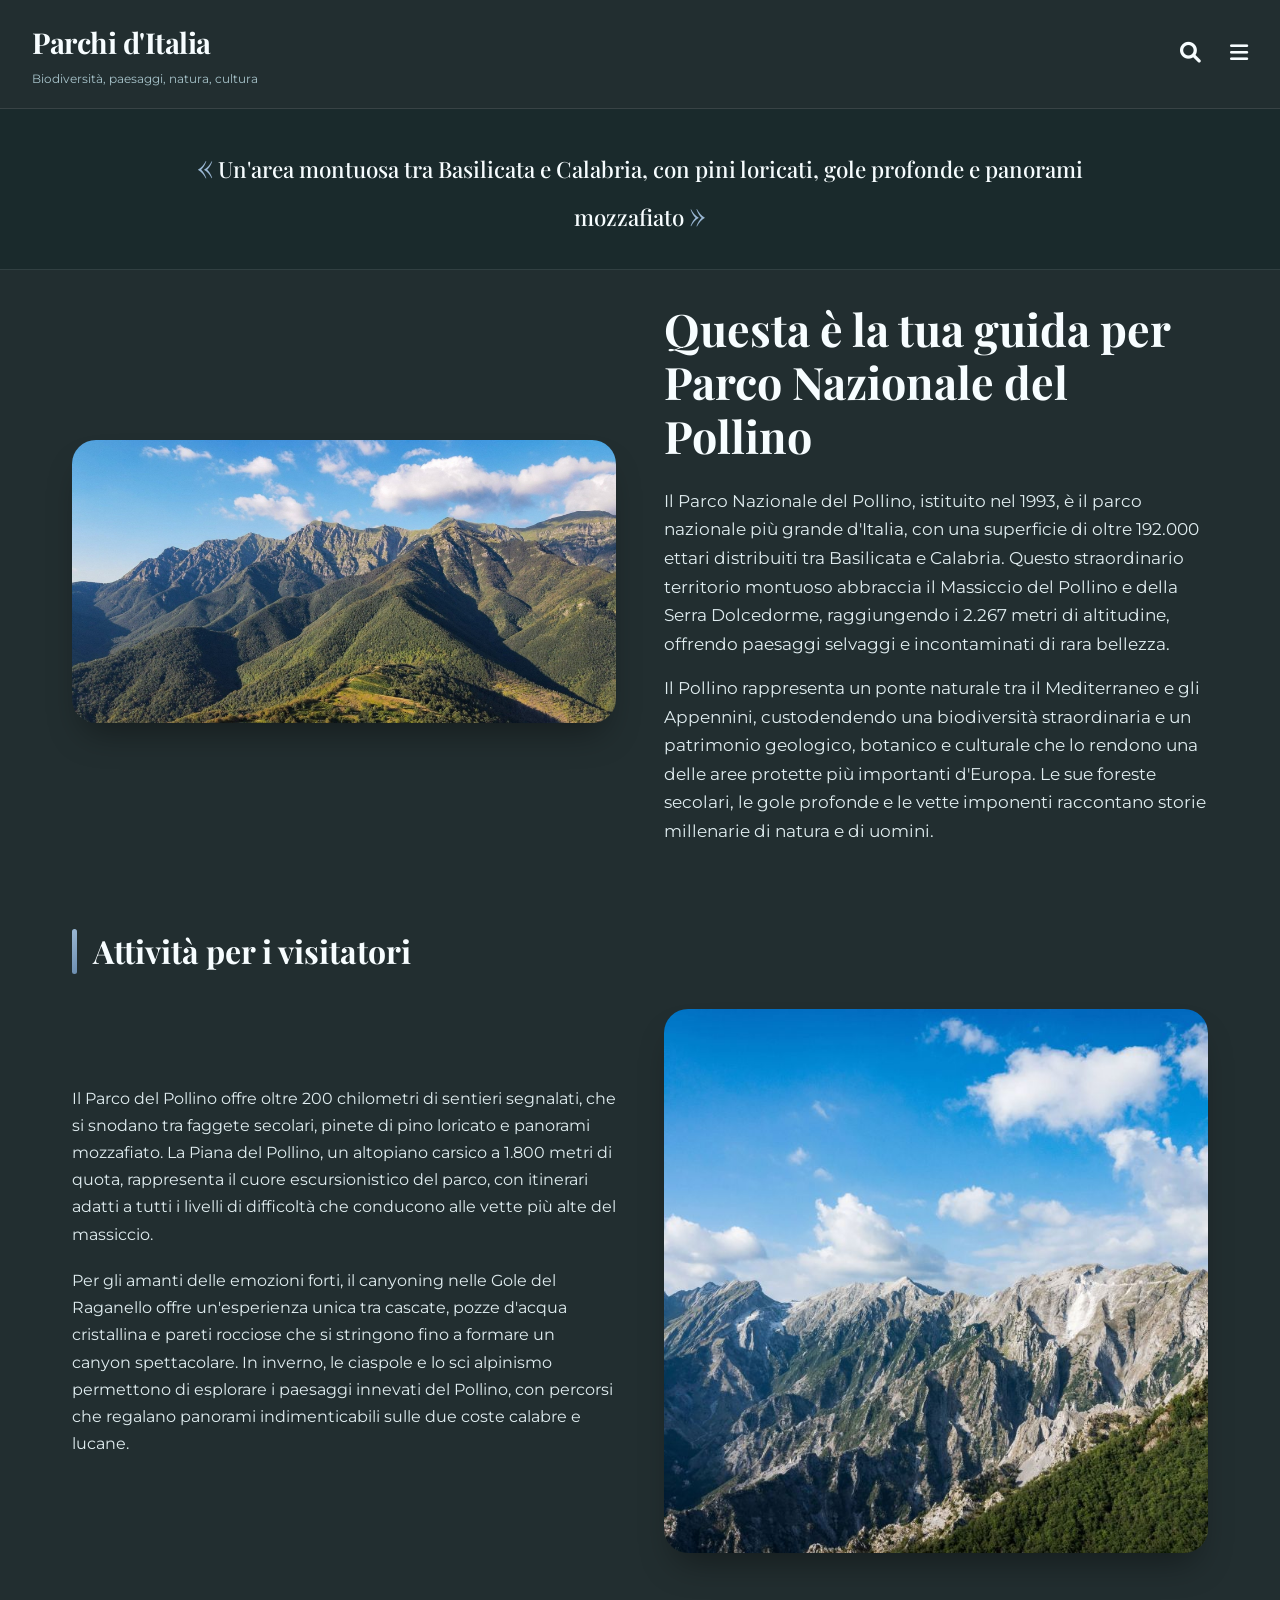
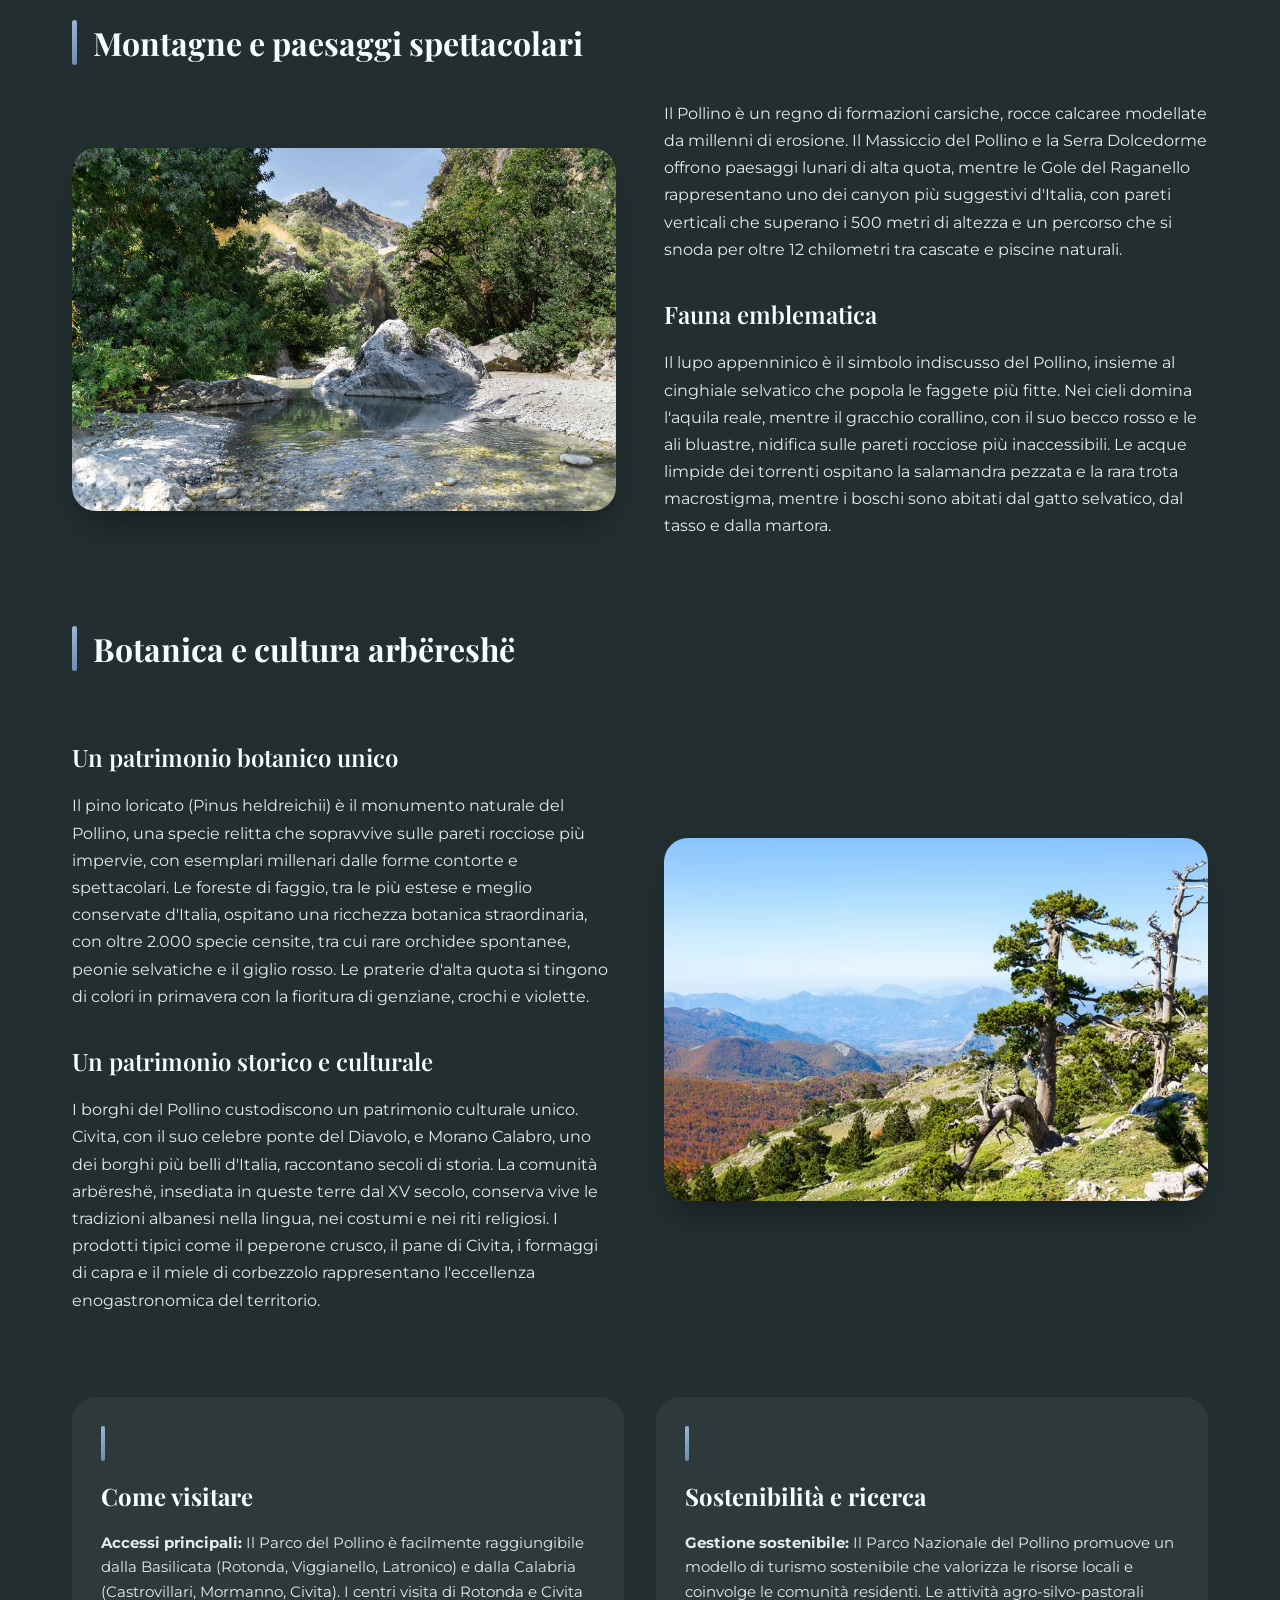
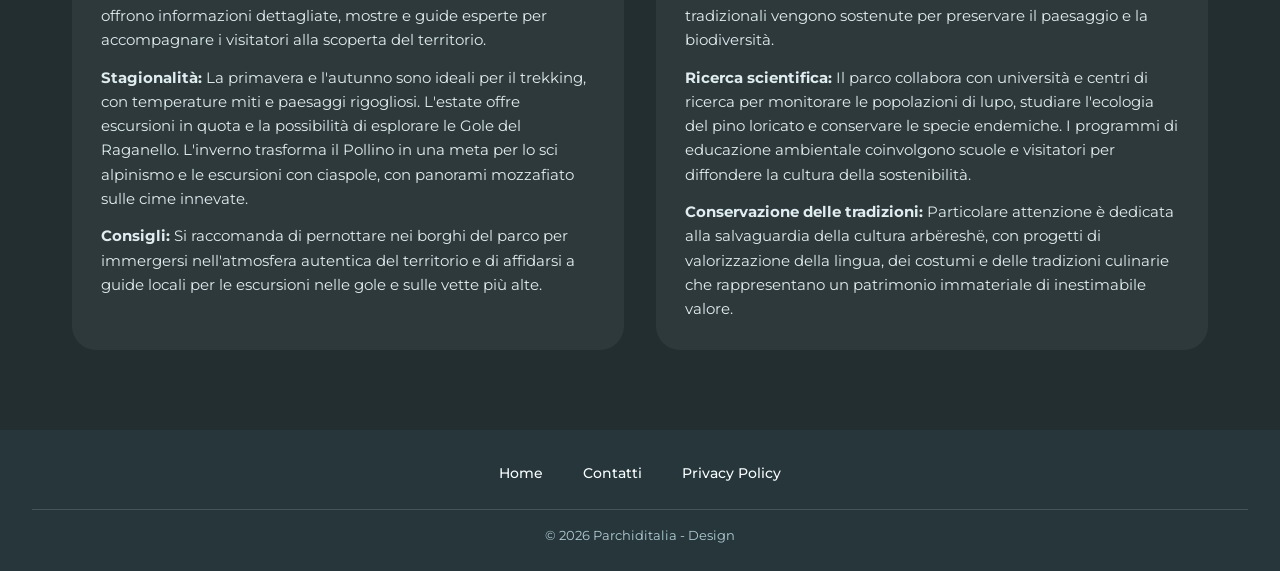
<file: POLLINEO.html>
<!DOCTYPE html>
<html lang="it">
<head>
    <meta name="viewport" content="width=device-width, initial-scale=1.0">
    <meta charset="UTF-8">
    <meta name="viewport" content="width=device-width, initial-scale=1.0">
    <title>Parchi d'Italia | Parco Nazionale del Pollino</title>
    <link rel="preconnect" href="https://fonts.googleapis.com">
    <link rel="preconnect" href="https://fonts.gstatic.com" crossorigin>
    <link href="https://fonts.googleapis.com/css2?family=Playfair+Display:wght@400;500;600;700;800;900&family=Montserrat:wght@300;400;500;600;700&display=swap" rel="stylesheet">
    <link rel="stylesheet" href="https://cdnjs.cloudflare.com/ajax/libs/font-awesome/6.0.0-beta3/css/all.min.css">
    <link rel="stylesheet" href="Style (1).CSS">
</head>
<body class="pollino-page">

    <!-- Header con sfondo scuro (#222E30) -->
    <header class="site-header-pollino">
        <div class="logo">
            <h1>Parchi d'Italia</h1>
            <p>Biodiversità, paesaggi, natura, cultura</p>
        </div>
        <div class="header-icons">
            <i class="fas fa-search"></i>
            <i class="fas fa-bars"></i>
        </div>
    </header>

    <!-- Citazione in evidenza -->
    <div class="pollino-quote">
        <blockquote>Un'area montuosa tra Basilicata e Calabria, con pini loricati, gole profonde e panorami mozzafiato</blockquote>
    </div>

    <!-- Container principale contenuto -->
    <div class="pollino-container">

        <!-- Hero Section: Immagine a sinistra (Monte Serra Dolcedorme), testo a destra -->
        <div class="pollino-hero">
            <div class="pollino-hero-image">
                <img src="apppo 1.jpg"Monte Serra Dolcedorme nel Parco del Pollino">
            </div>
            <div class="pollino-hero-content">
                <h1>Questa è la tua guida per Parco Nazionale del Pollino</h1>
                <p>Il Parco Nazionale del Pollino, istituito nel 1993, è il parco nazionale più grande d'Italia, con una superficie di oltre 192.000 ettari distribuiti tra Basilicata e Calabria. Questo straordinario territorio montuoso abbraccia il Massiccio del Pollino e della Serra Dolcedorme, raggiungendo i 2.267 metri di altitudine, offrendo paesaggi selvaggi e incontaminati di rara bellezza.</p>
                <p>Il Pollino rappresenta un ponte naturale tra il Mediterraneo e gli Appennini, custodendendo una biodiversità straordinaria e un patrimonio geologico, botanico e culturale che lo rendono una delle aree protette più importanti d'Europa. Le sue foreste secolari, le gole profonde e le vette imponenti raccontano storie millenarie di natura e di uomini.</p>
            </div>
        </div>

        <!-- Sezione "Attività per i visitatori" con bordo laterale e immagine -->
        <div class="pollino-section">
            <div class="pollino-border-title">
                <div class="pollino-border-decoration"></div>
                <h2>Attività per i visitatori</h2>
            </div>
            <div class="pollino-layout-row">
                <div class="pollino-text">
                    <p>Il Parco del Pollino offre oltre 200 chilometri di sentieri segnalati, che si snodano tra faggete secolari, pinete di pino loricato e panorami mozzafiato. La Piana del Pollino, un altopiano carsico a 1.800 metri di quota, rappresenta il cuore escursionistico del parco, con itinerari adatti a tutti i livelli di difficoltà che conducono alle vette più alte del massiccio.</p>
                    <p>Per gli amanti delle emozioni forti, il canyoning nelle Gole del Raganello offre un'esperienza unica tra cascate, pozze d'acqua cristallina e pareti rocciose che si stringono fino a formare un canyon spettacolare. In inverno, le ciaspole e lo sci alpinismo permettono di esplorare i paesaggi innevati del Pollino, con percorsi che regalano panorami indimenticabili sulle due coste calabre e lucane.</p>
                </div>
                <div class="pollino-image">
                    <img src="apo 2.jpg" alt="Gole del Raganello nel Parco del Pollino">
                </div>
            </div>
        </div>

        <!-- Sezione "Montagne e Paesaggi" & "Fauna" -->
        <div class="pollino-section">
            <div class="pollino-border-title">
                <div class="pollino-border-decoration"></div>
                <h2>Montagne e paesaggi spettacolari</h2>
            </div>
            <div class="pollino-layout-row reverse">
                <div class="pollino-text">
                    <p>Il Pollino è un regno di formazioni carsiche, rocce calcaree modellate da millenni di erosione. Il Massiccio del Pollino e la Serra Dolcedorme offrono paesaggi lunari di alta quota, mentre le Gole del Raganello rappresentano uno dei canyon più suggestivi d'Italia, con pareti verticali che superano i 500 metri di altezza e un percorso che si snoda per oltre 12 chilometri tra cascate e piscine naturali.</p>
                    
                    <div class="pollino-subsection">
                        <h3>Fauna emblematica</h3>
                        <p>Il lupo appenninico è il simbolo indiscusso del Pollino, insieme al cinghiale selvatico che popola le faggete più fitte. Nei cieli domina l'aquila reale, mentre il gracchio corallino, con il suo becco rosso e le ali bluastre, nidifica sulle pareti rocciose più inaccessibili. Le acque limpide dei torrenti ospitano la salamandra pezzata e la rara trota macrostigma, mentre i boschi sono abitati dal gatto selvatico, dal tasso e dalla martora.</p>
                    </div>
                </div>
                <div class="pollino-image">
                    <img src="apo 3.jpg" alt="Pino Loricato, simbolo del Parco del Pollino">
                </div>
            </div>
        </div>

        <!-- Sezione "Botanica e Cultura" -->
        <div class="pollino-section">
            <div class="pollino-border-title">
                <div class="pollino-border-decoration"></div>
                <h2>Botanica e cultura arbëreshë</h2>
            </div>
            <div class="pollino-layout-row">
                <div class="pollino-text">
                    <div class="pollino-subsection">
                        <h3>Un patrimonio botanico unico</h3>
                        <p>Il pino loricato (Pinus heldreichii) è il monumento naturale del Pollino, una specie relitta che sopravvive sulle pareti rocciose più impervie, con esemplari millenari dalle forme contorte e spettacolari. Le foreste di faggio, tra le più estese e meglio conservate d'Italia, ospitano una ricchezza botanica straordinaria, con oltre 2.000 specie censite, tra cui rare orchidee spontanee, peonie selvatiche e il giglio rosso. Le praterie d'alta quota si tingono di colori in primavera con la fioritura di genziane, crochi e violette.</p>
                    </div>
                    
                    <div class="pollino-subsection">
                        <h3>Un patrimonio storico e culturale</h3>
                        <p>I borghi del Pollino custodiscono un patrimonio culturale unico. Civita, con il suo celebre ponte del Diavolo, e Morano Calabro, uno dei borghi più belli d'Italia, raccontano secoli di storia. La comunità arbëreshë, insediata in queste terre dal XV secolo, conserva vive le tradizioni albanesi nella lingua, nei costumi e nei riti religiosi. I prodotti tipici come il peperone crusco, il pane di Civita, i formaggi di capra e il miele di corbezzolo rappresentano l'eccellenza enogastronomica del territorio.</p>
                    </div>
                </div>
                <div class="pollino-image">
                    <img src="appo 4.webp" alt="Borgo di Civita nel Parco del Pollino">
                </div>
            </div>
        </div>

        <!-- Blocchi Informativi Finali (Come visitare + Sostenibilità) -->
        <div class="pollino-info-grid">
            
            <!-- Blocco: Come visitare -->
            <div class="pollino-info-block">
                <div class="pollino-border-decoration"></div>
                <h3>Come visitare</h3>
                <p><strong>Accessi principali:</strong> Il Parco del Pollino è facilmente raggiungibile dalla Basilicata (Rotonda, Viggianello, Latronico) e dalla Calabria (Castrovillari, Mormanno, Civita). I centri visita di Rotonda e Civita offrono informazioni dettagliate, mostre e guide esperte per accompagnare i visitatori alla scoperta del territorio.</p>
                <p><strong>Stagionalità:</strong> La primavera e l'autunno sono ideali per il trekking, con temperature miti e paesaggi rigogliosi. L'estate offre escursioni in quota e la possibilità di esplorare le Gole del Raganello. L'inverno trasforma il Pollino in una meta per lo sci alpinismo e le escursioni con ciaspole, con panorami mozzafiato sulle cime innevate.</p>
                <p><strong>Consigli:</strong> Si raccomanda di pernottare nei borghi del parco per immergersi nell'atmosfera autentica del territorio e di affidarsi a guide locali per le escursioni nelle gole e sulle vette più alte.</p>
            </div>

            <!-- Blocco: Sostenibilità e Ricerca -->
            <div class="pollino-info-block">
                <div class="pollino-border-decoration"></div>
                <h3>Sostenibilità e ricerca</h3>
                <p><strong>Gestione sostenibile:</strong> Il Parco Nazionale del Pollino promuove un modello di turismo sostenibile che valorizza le risorse locali e coinvolge le comunità residenti. Le attività agro-silvo-pastorali tradizionali vengono sostenute per preservare il paesaggio e la biodiversità.</p>
                <p><strong>Ricerca scientifica:</strong> Il parco collabora con università e centri di ricerca per monitorare le popolazioni di lupo, studiare l'ecologia del pino loricato e conservare le specie endemiche. I programmi di educazione ambientale coinvolgono scuole e visitatori per diffondere la cultura della sostenibilità.</p>
                <p><strong>Conservazione delle tradizioni:</strong> Particolare attenzione è dedicata alla salvaguardia della cultura arbëreshë, con progetti di valorizzazione della lingua, dei costumi e delle tradizioni culinarie che rappresentano un patrimonio immateriale di inestimabile valore.</p>
            </div>
        </div>

    </div>

    <!-- Footer identico alle altre pagine -->
    <footer class="site-footer">
        <div class="footer-nav">
            <a href="index.html">Home</a>
            <a href="#">Contatti</a>
            <a href="#">Privacy Policy</a>
        </div>
        <div class="copyright">
            © 2026 Parchiditalia - Design
        </div>
    </footer>

</body>
</html>
</file>
<file: Style (1).CSS>
/* ============================================
   PARCHI D'ITALIA - STILE COMPLETO RESPONSIVE
   ============================================ */

/* ========== RESET E BASE ========== */
* {
    margin: 0;
    padding: 0;
    box-sizing: border-box;
}

body {
    font-family: 'Montserrat', sans-serif;
    background-color: #F7FDFF;
    color: #1e2a2e;
    line-height: 1.6;
    min-height: 100vh;
    display: flex;
    flex-direction: column;
}

h1, h2, h3, .serif-title {
    font-family: 'Playfair Display', serif;
}

img {
    max-width: 100%;
    height: auto;
    display: block;
}

a {
    text-decoration: none;
}

/* ========== HEADER GENERICO ========== */
.site-header-dark,
.site-header-light,
.site-header-flora,
.site-header-etna,
.site-header-granparadiso,
.site-header-dolomiti,
.site-header-pollino {
    padding: 1.2rem 2rem;
    display: flex;
    justify-content: space-between;
    align-items: center;
    flex-wrap: wrap;
    gap: 1rem;
}

.site-header-dark,
.site-header-etna,
.site-header-granparadiso,
.site-header-dolomiti,
.site-header-pollino {
    background-color: #222E30;
    border-bottom: 1px solid rgba(247, 253, 255, 0.1);
}

.site-header-light,
.site-header-flora {
    background-color: #F7FDFF;
    border-bottom: 1px solid #e0e9ec;
}

.site-header-dark .logo h1,
.site-header-etna .logo h1,
.site-header-granparadiso .logo h1,
.site-header-dolomiti .logo h1,
.site-header-pollino .logo h1 {
    font-family: 'Playfair Display', serif;
    color: #F7FDFF;
    font-size: 1.8rem;
    font-weight: 700;
    letter-spacing: -0.5px;
}

.site-header-light .logo h1,
.site-header-flora .logo h1 {
    font-family: 'Playfair Display', serif;
    color: #222E30;
    font-size: 1.8rem;
    font-weight: 700;
    letter-spacing: -0.5px;
}

.logo p {
    font-size: 0.75rem;
    margin-top: 4px;
}

.site-header-dark .logo p,
.site-header-etna .logo p,
.site-header-granparadiso .logo p,
.site-header-dolomiti .logo p,
.site-header-pollino .logo p {
    color: #a8c4cb;
}

.site-header-light .logo p,
.site-header-flora .logo p {
    color: #4a6f76;
}

.header-icons {
    display: flex;
    gap: 1.8rem;
    align-items: center;
}

.header-icons i {
    font-size: 1.3rem;
    cursor: default;
    transition: opacity 0.2s;
}

.site-header-dark .header-icons i,
.site-header-etna .header-icons i,
.site-header-granparadiso .header-icons i,
.site-header-dolomiti .header-icons i,
.site-header-pollino .header-icons i {
    color: #F7FDFF;
}

.site-header-light .header-icons i,
.site-header-flora .header-icons i {
    color: #222E30;
}

.header-icons i:hover {
    opacity: 0.7;
}

/* ========== FOOTER ========== */
.site-footer {
    background-color: #26363A;
    padding: 2rem 2rem 1.5rem;
    margin-top: auto;
}

.footer-nav {
    display: flex;
    justify-content: center;
    gap: 2.5rem;
    flex-wrap: wrap;
    margin-bottom: 1.5rem;
}

.footer-nav a {
    color: #F7FDFF;
    text-decoration: none;
    font-weight: 500;
    font-size: 0.9rem;
    transition: opacity 0.2s;
}

.footer-nav a:hover {
    opacity: 0.7;
    text-decoration: underline;
}

.copyright {
    text-align: center;
    color: #b0ccd3;
    font-size: 0.8rem;
    padding-top: 1rem;
    border-top: 1px solid rgba(247, 253, 255, 0.15);
}

/* ========== HOME PAGE ========== */
.hero {
    background-color: #F7FDFF;
    padding: 3rem 2rem 1rem 2rem;
    text-align: center;
}

.hero h2 {
    font-family: 'Playfair Display', serif;
    font-size: 2.2rem;
    font-weight: 700;
    color: #1c3f44;
    max-width: 800px;
    margin: 0 auto 1rem auto;
    line-height: 1.3;
}

.hero p {
    font-size: 1rem;
    color: #3a6b72;
    max-width: 600px;
    margin: 0 auto;
}

.cards-container {
    display: flex;
    flex-wrap: wrap;
    justify-content: center;
    gap: 2rem;
    background-color: #F7FDFF;
    padding: 3rem 2rem 4rem 2rem;
    max-width: 1200px;
    margin: 0 auto;
}

.card-icona {
    flex: 1;
    min-width: 220px;
    max-width: 320px;
    background: white;
    border-radius: 2rem;
    padding: 2rem 1.5rem;
    text-align: center;
    box-shadow: 0 15px 35px -10px rgba(0, 0, 0, 0.08);
    transition: all 0.3s ease;
}

.card-icona:hover {
    transform: translateY(-8px);
    box-shadow: 0 25px 40px -12px rgba(0, 0, 0, 0.15);
}

.card-icona i {
    font-size: 3rem;
    color: #222E30;
    background: #eef3f5;
    width: 85px;
    height: 85px;
    line-height: 85px;
    border-radius: 50%;
    margin-bottom: 1.2rem;
    display: inline-block;
}

.card-icona a {
    display: inline-block;
    font-family: 'Playfair Display', serif;
    font-size: 1.4rem;
    font-weight: 600;
    text-decoration: none;
    color: #222E30;
    margin-top: 0.5rem;
    transition: color 0.2s;
}

.card-icona a:hover {
    color: #4a7c84;
    text-decoration: underline;
}

/* ========== ATTIVITÀ PAGE ========== */
.page-title {
    background-color: #F7FDFF;
    padding: 2rem 2.5rem 1rem 2.5rem;
}

.page-title h1 {
    font-family: 'Playfair Display', serif;
    font-size: 2.5rem;
    font-weight: 700;
    color: #222E30;
    border-left: 5px solid #222E30;
    padding-left: 1.2rem;
}

.grid-attivita {
    display: grid;
    grid-template-columns: repeat(2, 1fr);
    gap: 2rem;
    max-width: 1300px;
    margin: 2rem auto;
    padding: 0 2rem 3rem 2rem;
}

.card {
    background: white;
    border-radius: 28px;
    box-shadow: 0 12px 28px -8px rgba(0, 0, 0, 0.1);
    padding: 2rem 1.8rem;
    transition: transform 0.25s ease, box-shadow 0.25s ease;
    display: flex;
    flex-direction: column;
    height: 100%;
    border: 1px solid #eef2f4;
}

.card:hover {
    transform: translateY(-5px);
    box-shadow: 0 20px 35px -12px rgba(0, 0, 0, 0.15);
}

.card-icon {
    font-size: 2.6rem;
    color: #222E30;
    background: #eef3f5;
    width: 70px;
    height: 70px;
    display: flex;
    align-items: center;
    justify-content: center;
    border-radius: 35px;
    margin-bottom: 1.5rem;
}

.card h3 {
    font-family: 'Playfair Display', serif;
    font-size: 1.6rem;
    font-weight: 700;
    color: #1f3e42;
    margin-bottom: 0.8rem;
}

.card p {
    color: #2f555a;
    line-height: 1.6;
    font-size: 0.95rem;
    flex-grow: 1;
}

/* ========== PARCHI PAGE ========== */
.parchi-subtitle {
    max-width: 900px;
    margin: 0 auto;
    text-align: center;
    padding: 0 2rem 2rem 2rem;
    font-size: 1.1rem;
    color: #3a6b72;
    line-height: 1.6;
}

.parchi-cards-container {
    max-width: 1000px;
    margin: 0 auto;
    padding: 1rem 2rem 4rem 2rem;
    display: flex;
    flex-direction: column;
    gap: 2rem;
}

.parchi-card {
    position: relative;
    border-radius: 28px;
    overflow: hidden;
    box-shadow: 0 20px 35px -12px rgba(0, 0, 0, 0.2);
    transition: transform 0.3s ease, box-shadow 0.3s ease;
    min-height: 280px;
    display: flex;
    align-items: center;
    justify-content: center;
}

.parchi-card:hover {
    transform: translateY(-6px);
    box-shadow: 0 28px 40px -15px rgba(0, 0, 0, 0.25);
}

.parchi-card::before {
    content: '';
    position: absolute;
    top: 0;
    left: 0;
    width: 100%;
    height: 100%;
    background: rgba(0, 0, 0, 0.5);
    z-index: 1;
    transition: background 0.3s ease;
}

.parchi-card:hover::before {
    background: rgba(0, 0, 0, 0.6);
}

.card-link {
    position: absolute;
    top: 0;
    left: 0;
    width: 100%;
    height: 100%;
    display: flex;
    align-items: center;
    justify-content: center;
    text-decoration: none;
    z-index: 2;
}

.card-link h2 {
    position: relative;
    z-index: 3;
    font-family: 'Playfair Display', serif;
    font-size: 2rem;
    font-weight: 700;
    color: white;
    text-align: center;
    letter-spacing: 1px;
    text-shadow: 2px 2px 8px rgba(0, 0, 0, 0.3);
    padding: 1.5rem;
    transition: all 0.3s ease;
}

.card-link:hover h2 {
    transform: scale(1.08);
    text-shadow: 0 4px 15px rgba(0, 0, 0, 0.4);
}

.card-gran-paradiso {
    background-image: url(https://www.visittrentino.info/_default_upload_bucket/7134758/image-thumb__7134758__contentgallery-wide/45875_che%20cosa%20sono%20le%20dolomiti.b2c5b81c.jpg);
    background-size: cover;
    background-position: center;
}

.card-etna {
    background-image: url(https://www.charminly.com/wp-content/uploads/2016/08/Mt_Etna_and_Catania1_opt-1024x417.jpg);
    background-size: cover;
    background-position: center;
}

.card-pollino {
    background-image: url(https://ospitalita-italiana.com/wp-content/uploads/2022/12/Parco-Nazionale-del-Pollino.jpg);
    background-size: cover;
    background-position: center;
}

.card-dolomiti {
    background-image: url(https://resc.deskline.net/images/TRN/1/d45019b2-573f-4be5-885b-1cc5e658e1db/99/image.jpg);
    background-size: cover;
    background-position: center;
}

/* ========== FLORA E FAUNA ========== */
.flora-hero {
    text-align: center;
    padding: 3rem 2rem 2rem 2rem;
    background-color: #F7FDFF;
}

.flora-hero h1 {
    font-family: 'Playfair Display', serif;
    font-size: 3.5rem;
    font-weight: 800;
    color: #222E30;
    margin-bottom: 1rem;
    letter-spacing: -0.5px;
}

.flora-hero p {
    font-size: 1.2rem;
    color: #3a6b72;
    max-width: 700px;
    margin: 0 auto;
    line-height: 1.6;
}

.flora-container {
    max-width: 1200px;
    margin: 0 auto;
    padding: 2rem 2rem 3rem 2rem;
}

.flora-section {
    margin-bottom: 4rem;
}

.flora-layout-row {
    display: flex;
    align-items: center;
    gap: 3rem;
    flex-wrap: wrap;
}

.flora-layout-row.reverse {
    flex-direction: row-reverse;
}

.flora-image {
    flex: 1;
    min-width: 280px;
}

.flora-image img {
    width: 100%;
    height: auto;
    border-radius: 24px;
    box-shadow: 0 20px 35px -12px rgba(0, 0, 0, 0.2);
    transition: transform 0.3s ease, box-shadow 0.3s ease;
}

.flora-image img:hover {
    transform: scale(1.02);
    box-shadow: 0 28px 40px -15px rgba(0, 0, 0, 0.25);
}

.flora-text {
    flex: 1;
    min-width: 280px;
}

.flora-text h2 {
    font-family: 'Playfair Display', serif;
    font-size: 1.8rem;
    font-weight: 700;
    color: #222E30;
    margin-bottom: 1.2rem;
    line-height: 1.3;
    border-left: 4px solid #222E30;
    padding-left: 1rem;
}

.flora-text p {
    color: #2f555a;
    font-size: 1rem;
    line-height: 1.7;
    margin-bottom: 1.2rem;
}

.flora-text p:last-child {
    margin-bottom: 0;
}

/* ========== PAGINE DETTAGLIO (ETNA, GRAN PARADISO, DOLOMITI, POLLINO) ========== */
.etna-page,
.granparadiso-page,
.dolomiti-page,
.pollino-page {
    background-color: #222E30;
}

.etna-quote,
.granparadiso-quote,
.dolomiti-quote,
.pollino-quote {
    padding: 2rem 2rem;
    text-align: center;
    border-bottom: 1px solid rgba(247, 253, 255, 0.1);
}

.etna-quote { background-color: #222E30; }
.granparadiso-quote { background-color: #1a2a2c; }
.dolomiti-quote { background-color: #222E30; }
.pollino-quote { background-color: #1a2a2c; }

.etna-quote blockquote,
.granparadiso-quote blockquote,
.dolomiti-quote blockquote,
.pollino-quote blockquote {
    font-family: 'Playfair Display', serif;
    font-size: 1.4rem;
    font-weight: 500;
    color: #F7FDFF;
    max-width: 900px;
    margin: 0 auto;
    line-height: 1.5;
}

.etna-quote blockquote::before,
.granparadiso-quote blockquote::before,
.dolomiti-quote blockquote::before,
.pollino-quote blockquote::before {
    content: "«";
    font-size: 2rem;
    margin-right: 0.3rem;
    color: #9bb8d4;
}

.etna-quote blockquote::after,
.granparadiso-quote blockquote::after,
.dolomiti-quote blockquote::after,
.pollino-quote blockquote::after {
    content: "»";
    font-size: 2rem;
    margin-left: 0.3rem;
    color: #9bb8d4;
}

/* Container e hero */
.etna-container,
.granparadiso-container,
.dolomiti-container,
.pollino-container {
    max-width: 1200px;
    margin: 0 auto;
    padding: 2rem 2rem 3rem 2rem;
}

.etna-hero,
.granparadiso-hero,
.dolomiti-hero,
.pollino-hero {
    display: flex;
    align-items: center;
    gap: 3rem;
    margin-bottom: 4rem;
    flex-wrap: wrap;
}

.etna-hero-image,
.granparadiso-hero-image,
.dolomiti-hero-image,
.pollino-hero-image {
    flex: 1;
    min-width: 280px;
}

.etna-hero-image img,
.granparadiso-hero-image img,
.dolomiti-hero-image img,
.pollino-hero-image img {
    width: 100%;
    height: auto;
    border-radius: 24px;
    box-shadow: 0 20px 35px -12px rgba(0, 0, 0, 0.4);
    transition: transform 0.3s ease;
}

.etna-hero-image img:hover,
.granparadiso-hero-image img:hover,
.dolomiti-hero-image img:hover,
.pollino-hero-image img:hover {
    transform: scale(1.02);
}

.etna-hero-content,
.granparadiso-hero-content,
.dolomiti-hero-content,
.pollino-hero-content {
    flex: 1;
    min-width: 280px;
}

.etna-hero-content h1,
.granparadiso-hero-content h1,
.dolomiti-hero-content h1,
.pollino-hero-content h1 {
    font-family: 'Playfair Display', serif;
    font-size: 2.8rem;
    font-weight: 700;
    color: #F7FDFF;
    margin-bottom: 1.5rem;
    line-height: 1.2;
}

.etna-hero-content p,
.granparadiso-hero-content p,
.dolomiti-hero-content p,
.pollino-hero-content p {
    color: #e0edf0;
    font-size: 1.05rem;
    line-height: 1.7;
    margin-bottom: 1rem;
}

/* Sezioni */
.etna-section,
.granparadiso-section,
.dolomiti-section,
.pollino-section {
    margin-bottom: 4rem;
}

.etna-border-title,
.granparadiso-border-title,
.dolomiti-border-title,
.pollino-border-title {
    display: flex;
    align-items: center;
    gap: 1rem;
    margin-bottom: 2rem;
}

.etna-border-decoration,
.granparadiso-border-decoration,
.dolomiti-border-decoration,
.pollino-border-decoration {
    width: 5px;
    height: 45px;
    border-radius: 4px;
}

.etna-border-decoration,
.dolomiti-border-decoration,
.pollino-border-decoration {
    background: linear-gradient(135deg, #9bb8d4, #6c8db0);
}

.granparadiso-border-decoration {
    background: linear-gradient(135deg, #7cb5a0, #4a7c68);
}

.etna-border-title h2,
.granparadiso-border-title h2,
.dolomiti-border-title h2,
.pollino-border-title h2 {
    font-family: 'Playfair Display', serif;
    font-size: 2rem;
    font-weight: 700;
    color: #F7FDFF;
    margin: 0;
}

/* Layout righe */
.etna-layout-row,
.granparadiso-layout-row,
.dolomiti-layout-row,
.pollino-layout-row {
    display: flex;
    align-items: center;
    gap: 3rem;
    flex-wrap: wrap;
}

.etna-layout-row.reverse,
.granparadiso-layout-row.reverse,
.dolomiti-layout-row.reverse,
.pollino-layout-row.reverse {
    flex-direction: row-reverse;
}

.etna-text,
.granparadiso-text,
.dolomiti-text,
.pollino-text {
    flex: 1;
    min-width: 280px;
}

.etna-text p,
.granparadiso-text p,
.dolomiti-text p,
.pollino-text p {
    color: #e0edf0;
    font-size: 1rem;
    line-height: 1.7;
    margin-bottom: 1.2rem;
}

.etna-image,
.granparadiso-image,
.dolomiti-image,
.pollino-image {
    flex: 1;
    min-width: 280px;
}

.etna-image img,
.granparadiso-image img,
.dolomiti-image img,
.pollino-image img {
    width: 100%;
    height: auto;
    border-radius: 24px;
    box-shadow: 0 20px 35px -12px rgba(0, 0, 0, 0.4);
    transition: transform 0.3s ease;
}

.etna-image img:hover,
.granparadiso-image img:hover,
.dolomiti-image img:hover,
.pollino-image img:hover {
    transform: scale(1.02);
}

/* Sottosezioni */
.etna-subsection,
.granparadiso-subsection,
.dolomiti-subsection,
.pollino-subsection {
    margin-top: 2rem;
}

.etna-subsection h3,
.granparadiso-subsection h3,
.dolomiti-subsection h3,
.pollino-subsection h3 {
    font-family: 'Playfair Display', serif;
    font-size: 1.5rem;
    font-weight: 600;
    color: #F7FDFF;
    margin-bottom: 1rem;
    margin-top: 1rem;
}

/* Griglie info */
.etna-info-grid,
.granparadiso-info-grid,
.dolomiti-info-grid,
.pollino-info-grid {
    display: grid;
    grid-template-columns: repeat(2, 1fr);
    gap: 2rem;
    margin: 3rem 0 2rem 0;
}

.etna-info-block,
.granparadiso-info-block,
.dolomiti-info-block,
.pollino-info-block {
    background: rgba(255, 255, 255, 0.05);
    border-radius: 24px;
    padding: 1.8rem;
    transition: transform 0.3s ease, background 0.3s ease;
}

.etna-info-block:hover,
.granparadiso-info-block:hover,
.dolomiti-info-block:hover,
.pollino-info-block:hover {
    background: rgba(255, 255, 255, 0.08);
    transform: translateY(-5px);
}

.etna-info-block .etna-border-decoration,
.granparadiso-info-block .granparadiso-border-decoration,
.dolomiti-info-block .dolomiti-border-decoration,
.pollino-info-block .pollino-border-decoration {
    width: 4px;
    height: 35px;
    margin-bottom: 1rem;
}

.etna-info-block h3,
.granparadiso-info-block h3,
.dolomiti-info-block h3,
.pollino-info-block h3 {
    font-family: 'Playfair Display', serif;
    font-size: 1.5rem;
    font-weight: 700;
    color: #F7FDFF;
    margin-bottom: 1rem;
}

.etna-info-block p,
.granparadiso-info-block p,
.dolomiti-info-block p,
.pollino-info-block p {
    color: #e0edf0;
    font-size: 0.95rem;
    line-height: 1.6;
    margin-bottom: 0.8rem;
}

.etna-info-block p:last-child,
.granparadiso-info-block p:last-child,
.dolomiti-info-block p:last-child,
.pollino-info-block p:last-child {
    margin-bottom: 0;
}

/* ============================================
   RESPONSIVE DESIGN - MEDIA QUERIES
   ============================================ */

/* ===== TABLET (max 1024px) ===== */
@media screen and (max-width: 1024px) {
    /* Header */
    .site-header-dark,
    .site-header-light,
    .site-header-flora,
    .site-header-etna,
    .site-header-granparadiso,
    .site-header-dolomiti,
    .site-header-pollino {
        padding: 1rem 1.5rem;
    }

    /* Attività - da 2 a 1 colonna */
    .grid-attivita {
        grid-template-columns: 1fr;
        max-width: 600px;
        margin: 1.5rem auto;
        padding: 0 1.5rem 2.5rem 1.5rem;
    }

    /* Flora - impilamento */
    .flora-layout-row {
        flex-direction: column !important;
    }
    .flora-layout-row.reverse {
        flex-direction: column !important;
    }

    /* Pagine dettaglio - impilamento */
    .etna-hero,
    .granparadiso-hero,
    .dolomiti-hero,
    .pollino-hero {
        flex-direction: column;
        gap: 2rem;
    }

    .etna-layout-row,
    .granparadiso-layout-row,
    .dolomiti-layout-row,
    .pollino-layout-row {
        flex-direction: column !important;
    }

    .etna-info-grid,
    .granparadiso-info-grid,
    .dolomiti-info-grid,
    .pollino-info-grid {
        grid-template-columns: 1fr 1fr;
    }
}

/* ===== MOBILE (max 768px) ===== */
@media screen and (max-width: 768px) {
    /* Header */
    .site-header-dark,
    .site-header-light,
    .site-header-flora,
    .site-header-etna,
    .site-header-granparadiso,
    .site-header-dolomiti,
    .site-header-pollino {
        flex-direction: column;
        text-align: center;
        padding: 1rem;
    }

    .logo h1 {
        font-size: 1.5rem !important;
    }
    .logo p {
        font-size: 0.7rem;
    }

    .header-icons {
        gap: 1.2rem;
    }
    .header-icons i {
        font-size: 1.1rem;
    }

    /* Home */
    .hero {
        padding: 2rem 1rem 0.5rem 1rem;
    }
    .hero h2 {
        font-size: 1.6rem;
    }
    .hero p {
        font-size: 0.95rem;
        padding: 0 0.5rem;
    }

    .cards-container {
        flex-direction: column;
        align-items: center;
        padding: 2rem 1rem 3rem 1rem;
        gap: 1.5rem;
    }
    .card-icona {
        width: 100%;
        max-width: 350px;
        min-width: unset;
        padding: 1.8rem 1.2rem;
    }
    .card-icona i {
        width: 70px;
        height: 70px;
        line-height: 70px;
        font-size: 2.5rem;
    }

    /* Attività */
    .page-title {
        padding: 1.5rem 1.2rem 0.5rem 1.2rem;
    }
    .page-title h1 {
        font-size: 1.8rem;
        padding-left: 0.8rem;
        border-left-width: 4px;
    }

    .grid-attivita {
        padding: 0 1.2rem 2rem 1.2rem;
        gap: 1.5rem;
    }
    .card {
        padding: 1.5rem;
    }
    .card h3 {
        font-size: 1.4rem;
    }
    .card p {
        font-size: 0.9rem;
    }
    .card-icon {
        width: 60px;
        height: 60px;
        font-size: 2.2rem;
        border-radius: 30px;
    }

    /* Parchi */
    .parchi-subtitle {
        font-size: 0.95rem;
        padding: 0 1rem 1.5rem 1rem;
    }
    .parchi-cards-container {
        padding: 0 1rem 3rem 1rem;
        gap: 1.5rem;
    }
    .parchi-card {
        min-height: 200px;
    }
    .card-link h2 {
        font-size: 1.5rem;
        padding: 1rem;
    }

    /* Flora */
    .flora-hero {
        padding: 2rem 1rem 1rem 1rem;
    }
    .flora-hero h1 {
        font-size: 2.5rem;
    }
    .flora-hero p {
        font-size: 1rem;
    }
    .flora-container {
        padding: 1rem 1.2rem 2.5rem 1.2rem;
    }
    .flora-section {
        margin-bottom: 2.5rem;
    }
    .flora-image {
        min-width: 100%;
    }
    .flora-text h2 {
        font-size: 1.5rem;
        border-left-width: 3px;
        padding-left: 0.8rem;
    }
    .flora-text p {
        font-size: 0.95rem;
    }

    /* Pagine dettaglio */
    .etna-quote blockquote,
    .granparadiso-quote blockquote,
    .dolomiti-quote blockquote,
    .pollino-quote blockquote {
        font-size: 1.1rem;
    }
    .etna-quote blockquote::before,
    .etna-quote blockquote::after,
    .granparadiso-quote blockquote::before,
    .granparadiso-quote blockquote::after,
    .dolomiti-quote blockquote::before,
    .dolomiti-quote blockquote::after,
    .pollino-quote blockquote::before,
    .pollino-quote blockquote::after {
        font-size: 1.5rem;
    }

    .etna-container,
    .granparadiso-container,
    .dolomiti-container,
    .pollino-container {
        padding: 1.5rem 1.2rem 2.5rem 1.2rem;
    }

    .etna-hero-content h1,
    .granparadiso-hero-content h1,
    .dolomiti-hero-content h1,
    .pollino-hero-content h1 {
        font-size: 2rem;
    }
    .etna-hero-content p,
    .granparadiso-hero-content p,
    .dolomiti-hero-content p,
    .pollino-hero-content p {
        font-size: 0.95rem;
    }

    .etna-border-title h2,
    .granparadiso-border-title h2,
    .dolomiti-border-title h2,
    .pollino-border-title h2 {
        font-size: 1.6rem;
    }

    .etna-info-grid,
    .granparadiso-info-grid,
    .dolomiti-info-grid,
    .pollino-info-grid {
        grid-template-columns: 1fr;
        gap: 1.2rem;
        margin: 2rem 0 1rem 0;
    }

    .etna-info-block,
    .granparadiso-info-block,
    .dolomiti-info-block,
    .pollino-info-block {
        padding: 1.5rem;
    }
    .etna-info-block h3,
    .granparadiso-info-block h3,
    .dolomiti-info-block h3,
    .pollino-info-block h3 {
        font-size: 1.3rem;
    }
    .etna-info-block p,
    .granparadiso-info-block p,
    .dolomiti-info-block p,
    .pollino-info-block p {
        font-size: 0.9rem;
    }

    .etna-subsection h3,
    .granparadiso-subsection h3,
    .dolomiti-subsection h3,
    .pollino-subsection h3 {
        font-size: 1.2rem;
    }

    /* Footer */
    .footer-nav {
        gap: 1.2rem;
    }
    .footer-nav a {
        font-size: 0.8rem;
    }
    .copyright {
        font-size: 0.7rem;
    }
}
</file>
